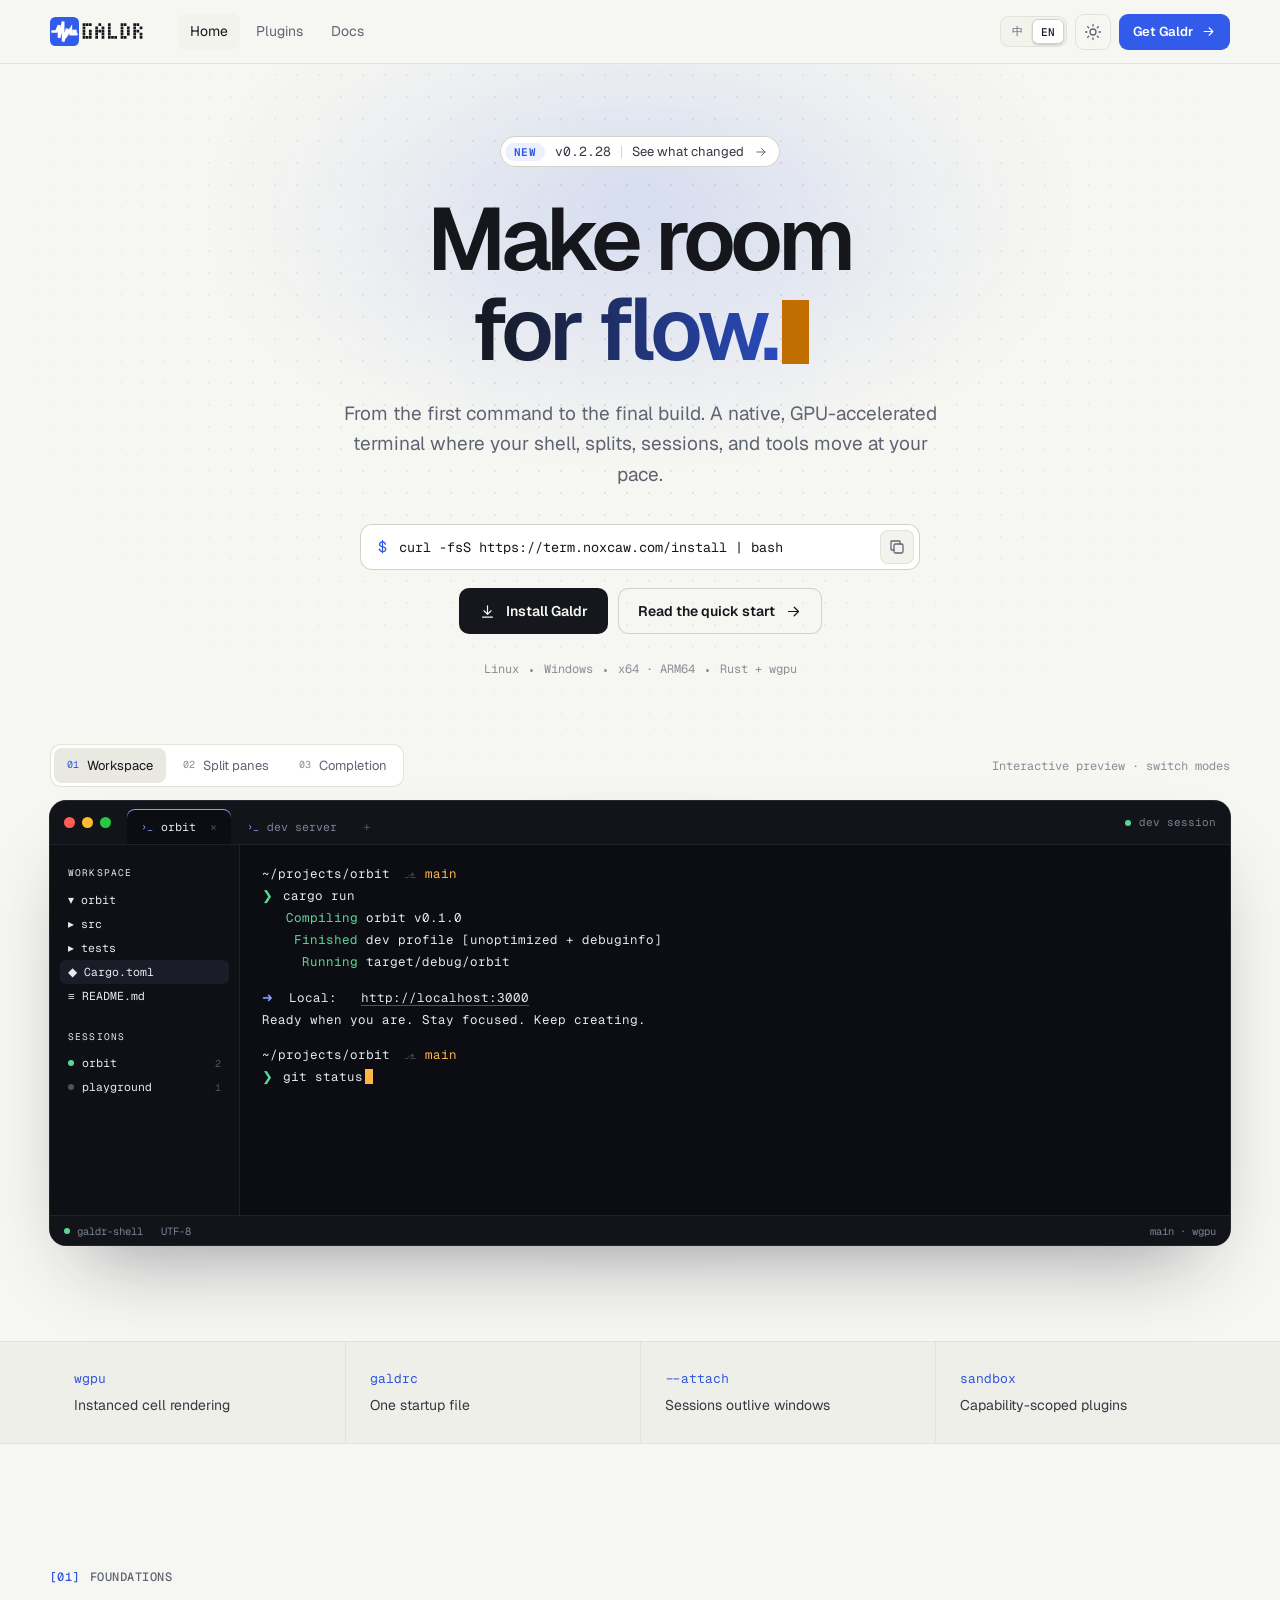
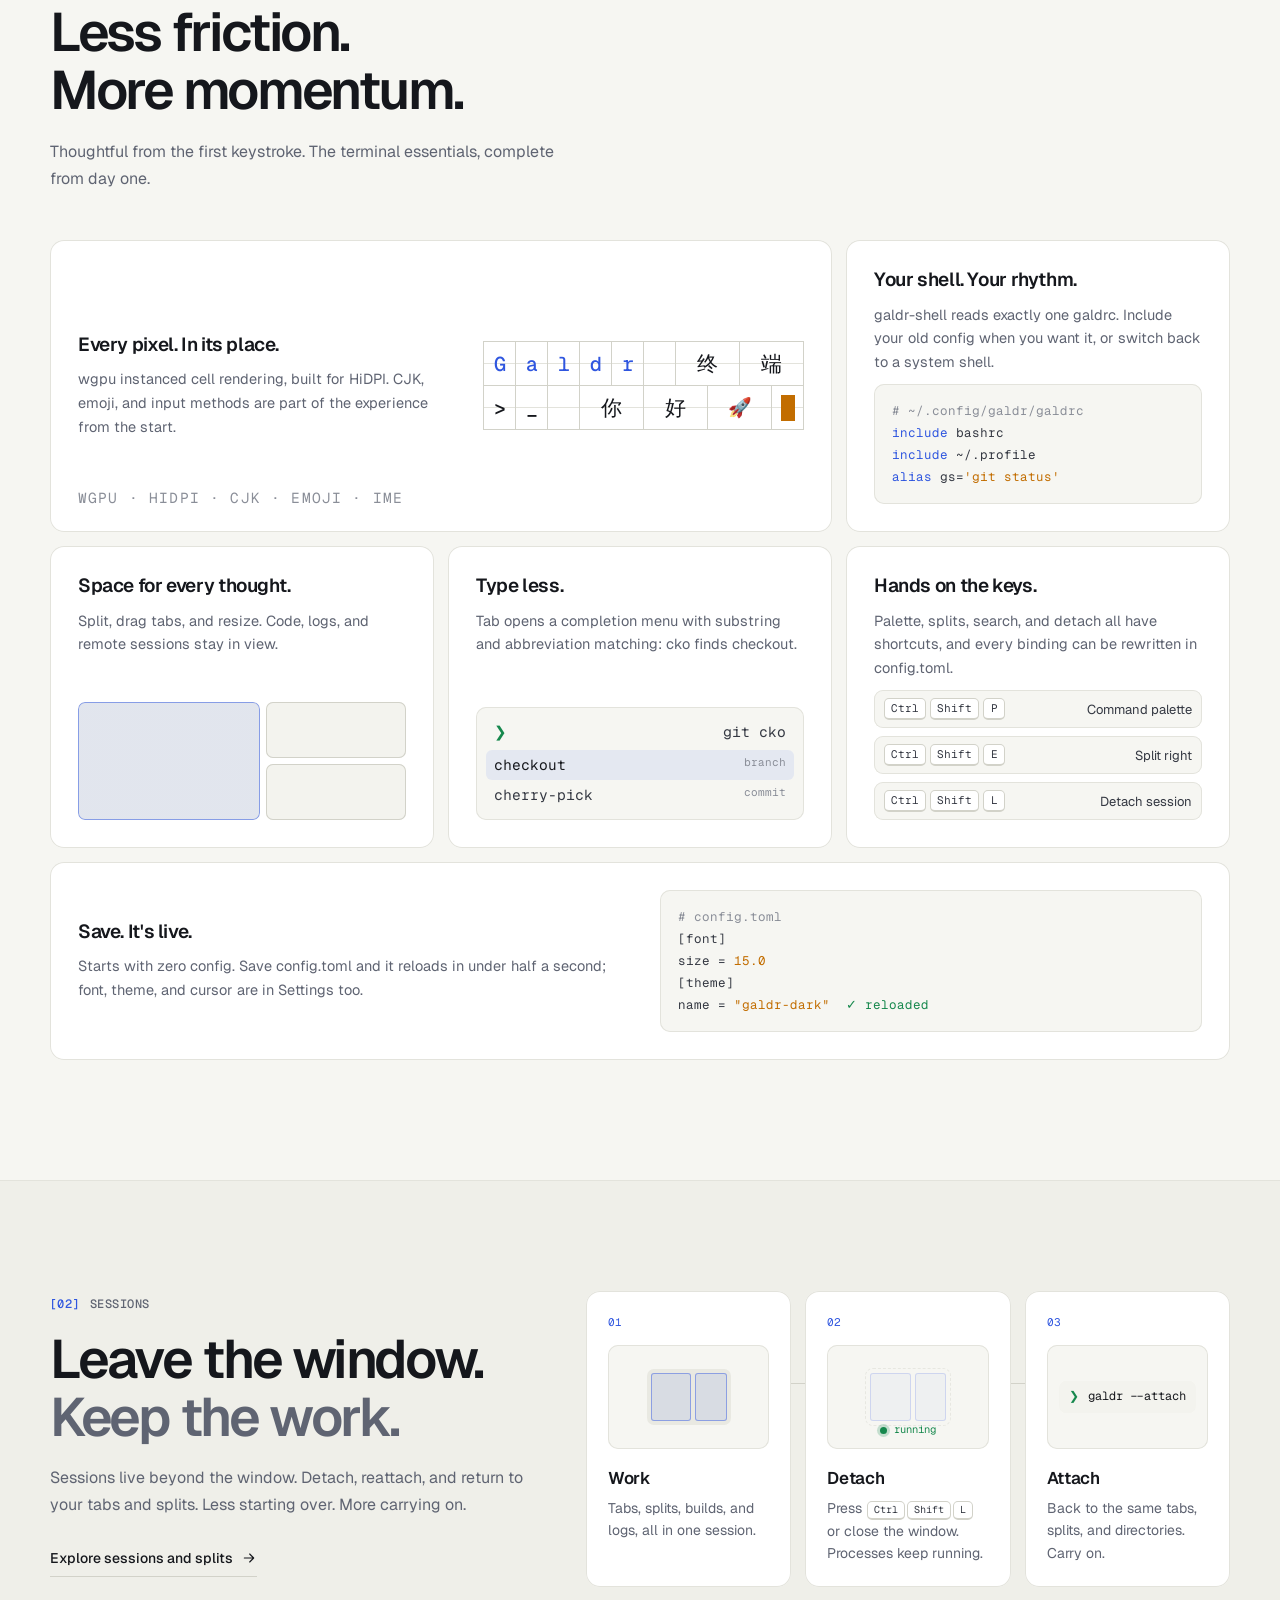
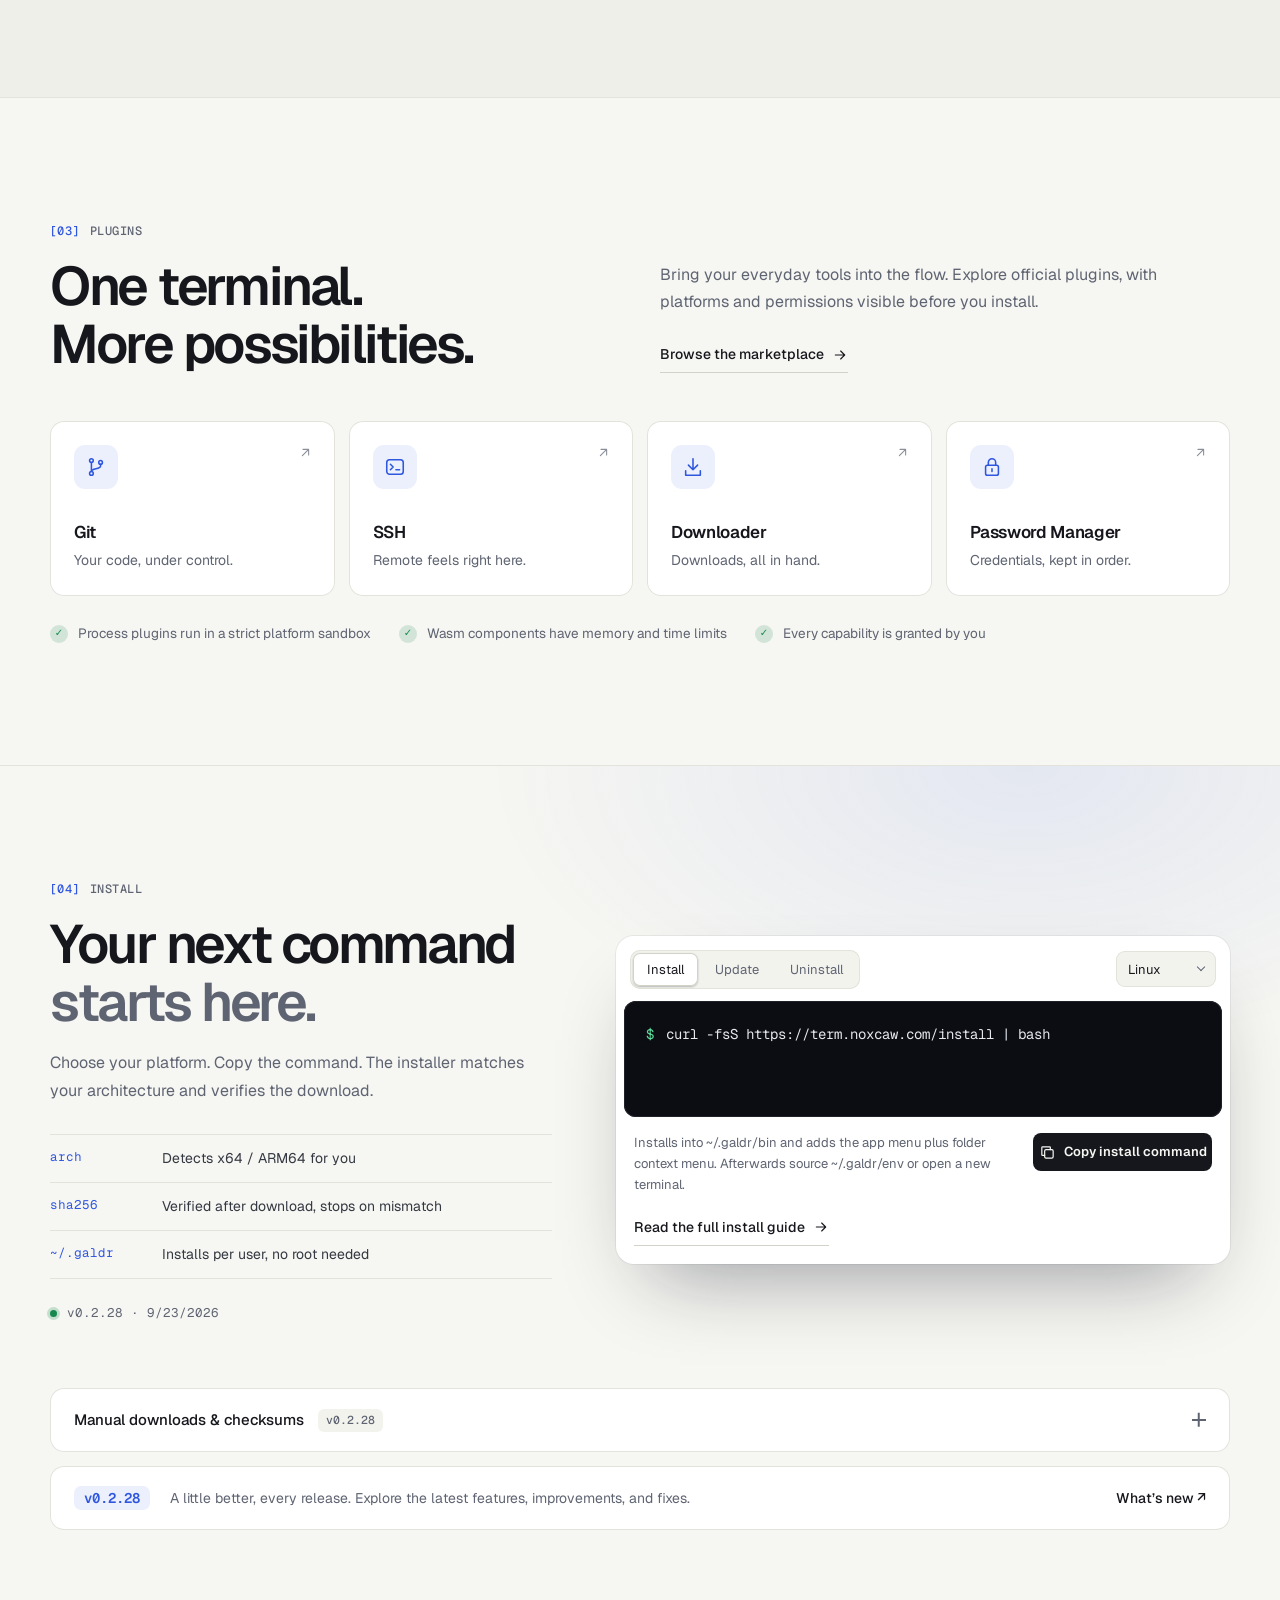
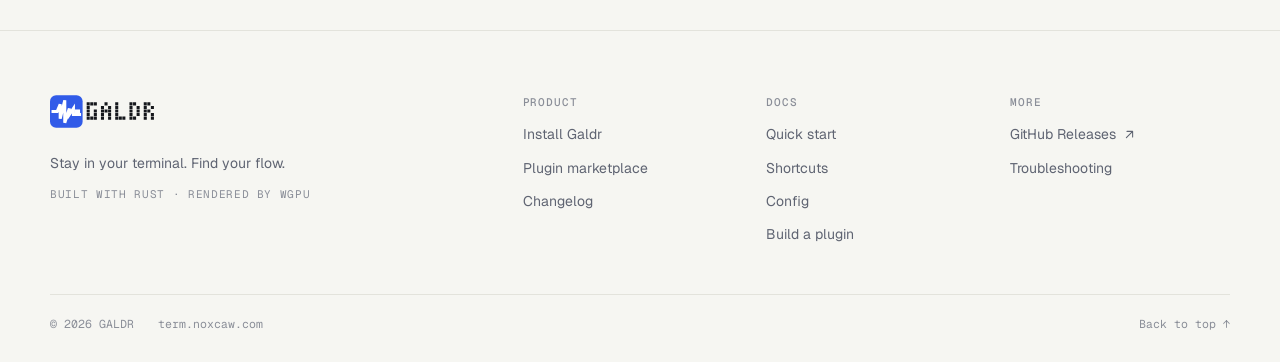
<file: index.html>
<!DOCTYPE html>
<html lang="zh-CN">
<head>
  <meta charset="utf-8">
  <meta name="viewport" content="width=device-width, initial-scale=1, viewport-fit=cover">
  <title data-i18n-title="home">Galdr — GPU 加速终端</title>
  <meta name="description" data-i18n-desc="home" content="GPU 加速的原生终端。让 Shell、分屏、会话与插件，融入你的工作节奏。">
  <meta name="theme-color" content="#0a0b0f" media="(prefers-color-scheme: dark)">
  <meta name="theme-color" content="#f6f6f2" media="(prefers-color-scheme: light)">
  <link rel="canonical" href="https://term.noxcaw.com/">
  <meta property="og:type" content="website">
  <meta property="og:title" content="Galdr — Make room for flow.">
  <meta property="og:description" content="A native, GPU-accelerated terminal. Your shell, sessions, and tools, together.">
  <meta property="og:url" content="https://term.noxcaw.com/">
  <link rel="icon" href="./assets/favicon.svg?v=v0.2.28-1790180709" type="image/svg+xml">
  <script>try{var t=localStorage.getItem('galdr-theme');if(t==='light'||t==='dark')document.documentElement.dataset.theme=t}catch(e){}</script>
  <link rel="preconnect" href="https://fonts.googleapis.com">
  <link rel="preconnect" href="https://fonts.gstatic.com" crossorigin>
  <link href="https://fonts.googleapis.com/css2?family=Geist:wght@400;500;600;700&amp;family=Geist+Mono:wght@400;500&amp;display=swap" rel="stylesheet">
  <link rel="stylesheet" href="./assets/style.css?v=v0.2.28-1790180709">
</head>
<body class="page-home">
  <a class="skip-link" href="#main" data-i18n="a11y.skip">跳到正文</a>
  <header class="site-header">
    <div class="wrap top">
      <a class="brand" href="./" data-keep-lang aria-label="Galdr"><svg class="brand-logo" viewBox="0 0 212 64" aria-hidden="true"><rect width="64" height="64" rx="12" fill="#315be8"/><path d="M6 32h8l6-14v28l9-36v44l9-28v12l8-12v12h12" fill="none" stroke="#fff" stroke-width="6" stroke-linecap="square"/><rect x="49" y="28" width="10" height="10" fill="#fff"/><path fill="currentColor" d="M72 14h6v6h-6zM79 14h6v6h-6zM86 14h6v6h-6zM72 21h6v6h-6zM72 28h6v6h-6zM86 28h6v6h-6zM72 35h6v6h-6zM86 35h6v6h-6zM72 42h6v6h-6zM79 42h6v6h-6zM86 42h6v6h-6zM107 14h6v6h-6zM100 21h6v6h-6zM114 21h6v6h-6zM100 28h6v6h-6zM107 28h6v6h-6zM114 28h6v6h-6zM100 35h6v6h-6zM114 35h6v6h-6zM100 42h6v6h-6zM114 42h6v6h-6zM128 14h6v6h-6zM128 21h6v6h-6zM128 28h6v6h-6zM128 35h6v6h-6zM128 42h6v6h-6zM135 42h6v6h-6zM142 42h6v6h-6zM156 14h6v6h-6zM163 14h6v6h-6zM156 21h6v6h-6zM170 21h6v6h-6zM156 28h6v6h-6zM170 28h6v6h-6zM156 35h6v6h-6zM170 35h6v6h-6zM156 42h6v6h-6zM163 42h6v6h-6zM184 14h6v6h-6zM191 14h6v6h-6zM184 21h6v6h-6zM198 21h6v6h-6zM184 28h6v6h-6zM191 28h6v6h-6zM184 35h6v6h-6zM198 35h6v6h-6zM184 42h6v6h-6zM198 42h6v6h-6z"/></svg></a>
      <nav class="nav" aria-label="Primary">
        <a href="./" aria-current="page" data-keep-lang data-i18n="nav.home">首页</a>
        <a href="./plugins.html" data-keep-lang data-i18n="nav.market">插件</a>
        <a href="./docs.html#/install" data-keep-lang data-i18n="nav.docs">文档</a>
      </nav>
      <div class="top-tools">
        <span class="lang" role="group" aria-label="Language"><button type="button" data-lang="zh">中</button><button type="button" data-lang="en">EN</button></span>
        <button class="theme-toggle" type="button" data-theme-toggle><span class="sr-only" data-i18n="site.theme">切换明暗主题</span><span class="theme-dark"><svg class="i" viewBox="0 0 24 24" aria-hidden="true"><path d="M20 14.5A8 8 0 0 1 9.5 4a8 8 0 1 0 10.5 10.5Z"/></svg></span><span class="theme-light"><svg class="i" viewBox="0 0 24 24" aria-hidden="true"><circle cx="12" cy="12" r="4"/><path d="M12 2v2m0 16v2M4.9 4.9l1.4 1.4m11.4 11.4 1.4 1.4M2 12h2m16 0h2M4.9 19.1l1.4-1.4M17.7 6.3l1.4-1.4"/></svg></span></button>
        <a class="nav-cta" href="#howto"><span data-i18n="nav.get">获取 Galdr</span><svg class="i" viewBox="0 0 24 24" aria-hidden="true"><path d="M5 12h14m-6-6 6 6-6 6"/></svg></a>
      </div>
    </div>
  </header>
  <main id="main">
    <section class="hero" aria-labelledby="hero-title">
      <div class="hero-bg" aria-hidden="true"></div>
      <div class="wrap hero-inner">
        <a class="release-pill" href="./docs.html#/whats-new" data-keep-lang><span class="pill-tag" data-i18n="home.pillNew">最新</span><span class="mono" id="stage-version">latest</span><span class="pill-sep" aria-hidden="true"></span><span data-i18n="home.pillText">查看更新内容</span><svg class="i" viewBox="0 0 24 24" aria-hidden="true"><path d="M5 12h14m-6-6 6 6-6 6"/></svg></a>
        <h1 id="hero-title" data-i18n-html="home.title">心无旁骛。<br><em>一行，进入状态。</em></h1>
        <p class="hero-lede" data-i18n="home.lede">从第一行命令，到最后一个构建。让 Shell、分屏、会话与插件，融入你的工作节奏。</p>
        <div class="hero-cmd">
          <span class="hero-cmd-prompt mono" aria-hidden="true">$</span>
          <code id="hero-cmd">curl -fsS https://term.noxcaw.com/install | bash</code>
          <button class="icon-btn" id="copy-hero" type="button" data-i18n-label="install.copyInstall" aria-label="复制安装指令"><svg class="i" viewBox="0 0 24 24" aria-hidden="true"><rect x="8" y="8" width="12" height="12" rx="2"/><path d="M16 8V5a1 1 0 0 0-1-1H5a1 1 0 0 0-1 1v10a1 1 0 0 0 1 1h3"/></svg><span class="copy-done" aria-hidden="true">✓</span></button>
        </div>
        <div class="hero-actions">
          <a class="btn" href="#howto"><svg class="i" viewBox="0 0 24 24" aria-hidden="true"><path d="M12 4v12m-5-5 5 5 5-5M5 20h14"/></svg><span data-i18n="hero.install">安装 Galdr</span></a>
          <a class="btn btn-ghost" href="./docs.html#/quick-start" data-keep-lang><span data-i18n="home.quickStart">阅读快速开始</span><svg class="i" viewBox="0 0 24 24" aria-hidden="true"><path d="M5 12h14m-6-6 6 6-6 6"/></svg></a>
        </div>
        <ul class="hero-meta mono" aria-label="Platforms">
          <li>Linux</li><li>Windows</li><li>x64 · ARM64</li><li>Rust + wgpu</li>
        </ul>
      </div>

      <div class="wrap stage">
        <div class="stage-bar">
          <div class="demo-tabs" role="tablist" aria-label="Terminal demo">
            <button type="button" role="tab" id="demo-tab-workspace" aria-selected="true" aria-controls="terminal-demo" data-demo="workspace"><span class="mono">01</span><span data-i18n="home.demoWorkspace">工作空间</span></button>
            <button type="button" role="tab" id="demo-tab-split" aria-selected="false" aria-controls="terminal-demo" tabindex="-1" data-demo="split"><span class="mono">02</span><span data-i18n="home.demoSplit">自由分屏</span></button>
            <button type="button" role="tab" id="demo-tab-completion" aria-selected="false" aria-controls="terminal-demo" tabindex="-1" data-demo="completion"><span class="mono">03</span><span data-i18n="home.demoCompletion">智能补全</span></button>
          </div>
          <p class="stage-caption" data-i18n="home.demoCaption">交互演示 · 切换工作模式</p>
        </div>
        <div class="term" id="terminal-demo" role="tabpanel" aria-labelledby="demo-tab-workspace" tabindex="0" data-mode="workspace">
          <div class="term-titlebar">
            <span class="term-dots" aria-hidden="true"><i></i><i></i><i></i></span>
            <div class="term-tabs">
              <span class="term-tab on"><span class="tab-glyph">›_</span>orbit<span class="tab-x">×</span></span>
              <span class="term-tab"><span class="tab-glyph">›_</span>dev server</span>
              <span class="term-tab-add">+</span>
            </div>
            <span class="term-session"><i class="dot"></i><span data-i18n="home.sessionLabel">开发会话</span></span>
          </div>
          <div class="term-body">
            <aside class="term-side">
              <p class="side-cap" data-i18n="home.workspaceLabel">工作空间</p>
              <p class="side-row side-open">▾ orbit</p>
              <p class="side-row">▸ src</p>
              <p class="side-row">▸ tests</p>
              <p class="side-row side-on">◆ Cargo.toml</p>
              <p class="side-row">≡ README.md</p>
              <p class="side-cap" data-i18n="home.sessionsLabel">会话</p>
              <p class="side-row side-sess"><i class="dot"></i>orbit<span>2</span></p>
              <p class="side-row side-sess off"><i class="dot"></i>playground<span>1</span></p>
            </aside>
            <div class="term-panes">
              <div class="pane pane-main">
                <p class="t-path">~/projects/orbit <span class="t-branch">main</span></p>
                <p><span class="t-prompt">❯</span> cargo run</p>
                <p class="t-out"><span class="t-ok">   Compiling</span> orbit v0.1.0</p>
                <p class="t-out"><span class="t-ok">    Finished</span> dev profile [unoptimized + debuginfo]</p>
                <p class="t-out"><span class="t-ok">     Running</span> target/debug/orbit</p>
                <p class="t-out t-gap"><span class="t-accent">➜</span>  Local:   <span class="t-link">http://localhost:3000</span></p>
                <p class="t-out t-dim" data-i18n="home.demoHelp">准备就绪。保持专注，继续创造。</p>
                <p class="t-path t-gap">~/projects/orbit <span class="t-branch">main</span></p>
                <p class="t-input"><span class="t-prompt">❯</span> <span id="demo-input">git status</span><span class="t-cursor" aria-hidden="true"></span></p>
                <div class="t-menu" id="demo-completions" hidden>
                  <p class="t-menu-head"><span data-i18n="home.completionLabel">命令补全</span><span>Tab ↵</span></p>
                  <p class="t-menu-row on"><span>git st<b>atus</b></span><span>working tree</span></p>
                  <p class="t-menu-row"><span>git st<b>ash</b></span><span>save changes</span></p>
                  <p class="t-menu-row"><span>git s<b>witch</b></span><span>switch branch</span></p>
                </div>
              </div>
              <div class="pane pane-side" id="demo-secondary" hidden>
                <p class="t-path">~/projects/orbit</p>
                <p><span class="t-prompt">❯</span> cargo test</p>
                <p class="t-out">running 3 tests</p>
                <p class="t-out">test router ... <span class="t-ok">ok</span></p>
                <p class="t-out">test config ... <span class="t-ok">ok</span></p>
                <p class="t-out">test response ... <span class="t-ok">ok</span></p>
                <p class="t-out t-gap">test result: <span class="t-ok">ok</span>. 3 passed</p>
                <p class="t-input"><span class="t-prompt">❯</span> <span class="t-cursor idle" aria-hidden="true"></span></p>
              </div>
            </div>
          </div>
          <div class="term-status"><span><i class="dot"></i>galdr-shell</span><span>UTF-8</span><span class="term-status-end">main · wgpu</span></div>
        </div>
      </div>
    </section>

    <section class="specs" aria-label="Galdr">
      <div class="wrap spec-row">
        <div class="spec"><span class="spec-key mono">wgpu</span><span data-i18n="home.specGpu">实例化单元格渲染</span></div>
        <div class="spec"><span class="spec-key mono">galdrc</span><span data-i18n="home.specRc">唯一的启动文件</span></div>
        <div class="spec"><span class="spec-key mono">--attach</span><span data-i18n="home.specSession">会话独立于窗口</span></div>
        <div class="spec"><span class="spec-key mono">sandbox</span><span data-i18n="home.specPlugin">按能力授权的插件</span></div>
      </div>
    </section>

    <section class="wrap section" aria-labelledby="features-title">
      <div class="section-head">
        <p class="kicker"><span class="mono">[01]</span><span data-i18n="home.foundationKicker">基础能力</span></p>
        <h2 id="features-title" data-i18n-html="home.foundationTitle">少一点阻力。<br>多一点心流。</h2>
        <p class="section-lead" data-i18n="home.foundationLead">打磨每一次输入，照顾每一处细节。你需要的终端基础能力，从一开始就完整。</p>
      </div>
      <div class="bento">
        <article class="cell cell-gpu">
          <div class="cell-copy">
            <h3 data-i18n="home.gpuTitle">每个像素，各就其位。</h3>
            <p data-i18n="home.gpuBody">GPU 加速渲染，适配 HiDPI。从中文到 emoji，从输入法到滚动，每个细节都清晰呈现。</p>
          </div>
          <div class="glyph-grid" aria-hidden="true">
            <span>G</span><span>a</span><span>l</span><span>d</span><span>r</span><span></span><span class="wide">终</span><span class="wide">端</span>
            <span>&gt;</span><span>_</span><span></span><span class="wide">你</span><span class="wide">好</span><span class="wide emoji">🚀</span><span class="cur"></span>
          </div>
          <p class="cell-tag mono">WGPU · HIDPI · CJK · EMOJI · IME</p>
        </article>
        <article class="cell cell-shell">
          <h3 data-i18n="home.shellTitle">熟悉的命令，自己的节奏。</h3>
          <p data-i18n="home.shellBody">内置 galdr-shell，配合命令补全与统一的 galdrc 配置。也可以选择你熟悉的系统 Shell。</p>
          <pre class="snippet" aria-hidden="true"><span class="c"># ~/.config/galdr/galdrc</span>
<span class="k">include</span> bashrc
<span class="k">include</span> ~/.profile
<span class="k">alias</span> gs=<span class="s">'git status'</span></pre>
        </article>
        <article class="cell cell-panes">
          <h3 data-i18n="home.panesTitle">给每项工作，一席之地。</h3>
          <p data-i18n="home.panesBody">自由拆分窗口、拖动标签、调整分栏。代码、日志和远程会话，在同一个视野里井然有序。</p>
          <div class="pane-diagram" aria-hidden="true"><i class="pd-a"></i><i class="pd-b"></i><i class="pd-c"></i></div>
        </article>
        <article class="cell cell-complete">
          <h3 data-i18n="home.completeTitle">少打几个字。</h3>
          <p data-i18n="home.completeBody">Tab 呼出补全菜单，支持子串与缩写匹配：cko 也能找到 checkout。</p>
          <div class="mini-menu mono" aria-hidden="true"><p><span class="t-prompt">❯</span> git cko</p><p class="on">checkout<span>branch</span></p><p>cherry-pick<span>commit</span></p></div>
        </article>
        <article class="cell cell-keys">
          <h3 data-i18n="home.keysTitle">双手不离键盘。</h3>
          <p data-i18n="home.keysBody">命令面板、分屏、搜索与分离都有快捷键，每个绑定都能在 config.toml 中改写。</p>
          <ul class="key-list" aria-hidden="true">
            <li><span><kbd>Ctrl</kbd><kbd>Shift</kbd><kbd>P</kbd></span><span data-i18n="home.keyPalette">命令面板</span></li>
            <li><span><kbd>Ctrl</kbd><kbd>Shift</kbd><kbd>E</kbd></span><span data-i18n="home.keySplit">向右分屏</span></li>
            <li><span><kbd>Ctrl</kbd><kbd>Shift</kbd><kbd>L</kbd></span><span data-i18n="home.keyDetach">分离会话</span></li>
          </ul>
        </article>
        <article class="cell cell-config">
          <h3 data-i18n="home.configTitle">保存即生效。</h3>
          <p data-i18n="home.configBody">零配置即可启动。保存 config.toml，不到半秒自动重载。</p>
          <pre class="snippet" aria-hidden="true"><span class="c"># config.toml</span>
[font]
size = <span class="s">15.0</span>
[theme]
name = <span class="s">"galdr-dark"</span>  <span class="ok">✓ reloaded</span></pre>
        </article>
      </div>
    </section>

    <section class="band" aria-labelledby="session-title">
      <div class="wrap session">
        <div class="section-head">
          <p class="kicker"><span class="mono">[02]</span><span data-i18n="home.sessionKicker">会话</span></p>
          <h2 id="session-title" data-i18n-html="home.sessionTitle">离开窗口。<br><em>留住工作。</em></h2>
          <p class="section-lead" data-i18n="home.sessionBody">会话独立于窗口运行。分离，再附着，回到原来的标签与分屏。让工作延续，少一次从头开始。</p>
          <a class="text-link" href="./docs.html#/mux" data-keep-lang><span data-i18n="home.sessionLink">了解会话与分屏</span><svg class="i" viewBox="0 0 24 24" aria-hidden="true"><path d="M5 12h14m-6-6 6 6-6 6"/></svg></a>
        </div>
        <ol class="timeline">
          <li class="step">
            <span class="step-n mono">01</span>
            <div class="step-vis"><div class="win"><i></i><i></i></div></div>
            <h3 data-i18n="home.step1T">工作</h3>
            <p data-i18n="home.step1">标签、分屏、构建与日志，都在同一个会话里。</p>
          </li>
          <li class="step">
            <span class="step-n mono">02</span>
            <div class="step-vis"><div class="win ghost"><i></i><i></i></div><span class="persist mono"><i class="dot"></i><span data-i18n="home.sessionPersistent">持续运行</span></span></div>
            <h3 data-i18n="home.step2T">分离</h3>
            <p data-i18n-html="home.step2">按 <kbd>Ctrl</kbd><kbd>Shift</kbd><kbd>L</kbd> 或关闭窗口，进程继续运行。</p>
          </li>
          <li class="step">
            <span class="step-n mono">03</span>
            <div class="step-vis"><code class="attach mono"><span class="t-prompt">❯</span> galdr --attach</code></div>
            <h3 data-i18n="home.step3T">附着</h3>
            <p data-i18n="home.step3">回到原来的标签、分屏与目录，接着往下做。</p>
          </li>
        </ol>
      </div>
    </section>

    <section class="wrap section plugins-home" aria-labelledby="plugins-title">
      <div class="section-head split-head">
        <div>
          <p class="kicker"><span class="mono">[03]</span><span data-i18n="home.pluginsKicker">插件</span></p>
          <h2 id="plugins-title" data-i18n-html="home.pluginsTitle">一个终端。<br>更多可能。</h2>
        </div>
        <div>
          <p class="section-lead" data-i18n="home.pluginsBody">把常用工具带进工作流。浏览官方插件，安装前查看平台支持和请求权限。</p>
          <a class="text-link" href="./plugins.html" data-keep-lang><span data-i18n="home.pluginsLink">浏览插件市场</span><svg class="i" viewBox="0 0 24 24" aria-hidden="true"><path d="M5 12h14m-6-6 6 6-6 6"/></svg></a>
        </div>
      </div>
      <div class="plugin-row">
        <a class="plugin-tile" href="./plugins.html?q=git#catalog" data-keep-lang><span class="tile-icon"><svg class="i" viewBox="0 0 24 24" aria-hidden="true"><circle cx="7" cy="5" r="2"/><circle cx="17" cy="7" r="2"/><circle cx="7" cy="19" r="2"/><path d="M7 7v10m10-8v2c0 4-10 2-10 6"/></svg></span><h3>Git</h3><p data-i18n="home.git">版本管理，触手可及。</p><span class="tile-go"><svg class="i i-sm" viewBox="0 0 24 24" aria-hidden="true"><path d="M7 17 17 7M8 7h9v9"/></svg></span></a>
        <a class="plugin-tile" href="./plugins.html?q=ssh#catalog" data-keep-lang><span class="tile-icon"><svg class="i" viewBox="0 0 24 24" aria-hidden="true"><rect x="3" y="4" width="18" height="16" rx="3"/><path d="m7 9 3 3-3 3m6 0h4"/></svg></span><h3>SSH</h3><p data-i18n="home.ssh">远程主机，即刻连接。</p><span class="tile-go"><svg class="i i-sm" viewBox="0 0 24 24" aria-hidden="true"><path d="M7 17 17 7M8 7h9v9"/></svg></span></a>
        <a class="plugin-tile" href="./plugins.html?q=downloader#catalog" data-keep-lang><span class="tile-icon"><svg class="i" viewBox="0 0 24 24" aria-hidden="true"><path d="M12 3v12m-5-5 5 5 5-5M4 16v5h16v-5"/></svg></span><h3>Downloader</h3><p data-i18n="home.downloader">下载任务，尽在掌握。</p><span class="tile-go"><svg class="i i-sm" viewBox="0 0 24 24" aria-hidden="true"><path d="M7 17 17 7M8 7h9v9"/></svg></span></a>
        <a class="plugin-tile" href="./plugins.html?q=password#catalog" data-keep-lang><span class="tile-icon"><svg class="i" viewBox="0 0 24 24" aria-hidden="true"><rect x="5" y="10" width="14" height="11" rx="2"/><path d="M8 10V7a4 4 0 0 1 8 0v3m-4 4v3"/></svg></span><h3>Password Manager</h3><p data-i18n="home.vault">凭证管理，安心有序。</p><span class="tile-go"><svg class="i i-sm" viewBox="0 0 24 24" aria-hidden="true"><path d="M7 17 17 7M8 7h9v9"/></svg></span></a>
      </div>
      <ul class="trust-row">
        <li><span class="check" aria-hidden="true">✓</span><span data-i18n="home.trustProcess">进程插件运行在严格的平台沙箱中</span></li>
        <li><span class="check" aria-hidden="true">✓</span><span data-i18n="home.trustWasm">Wasm 组件有内存上限与执行期限</span></li>
        <li><span class="check" aria-hidden="true">✓</span><span data-i18n="home.trustGrant">每一项能力都由你授予</span></li>
      </ul>
    </section>

    <section class="install" id="howto" aria-labelledby="install-title">
      <div class="wrap install-grid">
        <div class="install-copy">
          <p class="kicker"><span class="mono">[04]</span><span data-i18n="home.installKicker">安装</span></p>
          <h2 id="install-title" data-i18n-html="home.installTitle">下一行命令，<br><em>从这里开始。</em></h2>
          <p class="section-lead" data-i18n="home.installBody">选择你的平台，复制命令。安装器会自动匹配架构并校验下载文件。</p>
          <ul class="install-facts">
            <li><span class="mono">arch</span><span data-i18n="home.factArch">自动识别 x64 / ARM64</span></li>
            <li><span class="mono">sha256</span><span data-i18n="home.factSum">下载后校验，失败即停止</span></li>
            <li><span class="mono">~/.galdr</span><span data-i18n="home.factPath">装在用户目录，无需 root</span></li>
          </ul>
          <p class="release-line mono"><i class="dot"></i><span id="dl-meta" aria-live="polite" data-i18n="hero.waiting">正在读取最新版本</span></p>
        </div>
        <div class="console">
          <div class="console-top">
            <div class="seg" role="tablist" aria-label="Install actions">
              <button type="button" class="seg-btn on" id="howto-tab-install" role="tab" aria-selected="true" aria-controls="howto-panel" data-howto="install" data-i18n="howto.install">安装</button>
              <button type="button" class="seg-btn" id="howto-tab-update" role="tab" aria-selected="false" aria-controls="howto-panel" tabindex="-1" data-howto="update" data-i18n="howto.update">更新</button>
              <button type="button" class="seg-btn" id="howto-tab-uninstall" role="tab" aria-selected="false" aria-controls="howto-panel" tabindex="-1" data-howto="uninstall" data-i18n="howto.uninstall">卸载</button>
            </div>
            <label class="platform-picker"><span class="sr-only" data-i18n="table.platform">平台</span><select id="install-platform"><option value="linux-x64">Linux</option><option value="win-x64">Windows</option><option value="unsupported">macOS</option></select></label>
          </div>
          <div class="console-body" id="howto-panel" role="tabpanel" aria-labelledby="howto-tab-install">
            <span class="console-prompt mono" aria-hidden="true">$</span>
            <pre id="howto-cmd">curl -fsS https://term.noxcaw.com/install | bash</pre>
          </div>
          <div class="console-foot">
            <p id="howto-hint" class="console-hint"></p>
            <button class="btn btn-sm" id="copy-howto" type="button" aria-live="polite"><svg class="i" viewBox="0 0 24 24" aria-hidden="true"><rect x="8" y="8" width="12" height="12" rx="2"/><path d="M16 8V5a1 1 0 0 0-1-1H5a1 1 0 0 0-1 1v10a1 1 0 0 0 1 1h3"/></svg><span>复制安装指令</span></button>
          </div>
          <a class="text-link console-link" href="./docs.html#/install" data-keep-lang><span data-i18n="howto.docs">查看完整安装说明</span><svg class="i" viewBox="0 0 24 24" aria-hidden="true"><path d="M5 12h14m-6-6 6 6-6 6"/></svg></a>
        </div>
      </div>
      <div class="wrap">
        <details class="downloads" id="download">
          <summary><span data-i18n="home.manualDownloads">手动下载与校验和</span><span class="mono release-tag" id="release-tag">latest</span><span class="plus" aria-hidden="true"></span></summary>
          <div class="table-wrap">
            <p class="meta" id="dl-stats"></p>
            <table>
              <caption class="sr-only" data-i18n="table.caption">各平台最新版本下载</caption>
              <thead><tr><th data-i18n="table.platform">平台</th><th data-i18n="table.build">构建</th><th data-i18n="table.size">大小</th><th class="num" data-i18n="table.this">本版</th><th class="num" data-i18n="table.total">累计</th></tr></thead>
              <tbody id="asset-rows"><tr><td colspan="5" data-i18n="table.loading">加载中…</td></tr></tbody>
            </table>
          </div>
        </details>
        <section class="whats-new" id="whats-new" aria-live="polite" hidden></section>
      </div>
    </section>
  </main>
  <footer class="site-footer">
    <div class="wrap footer-main">
      <div class="footer-brand">
        <a class="brand" href="./" data-keep-lang aria-label="Galdr"><svg class="brand-logo" viewBox="0 0 212 64" aria-hidden="true"><rect width="64" height="64" rx="12" fill="#315be8"/><path d="M6 32h8l6-14v28l9-36v44l9-28v12l8-12v12h12" fill="none" stroke="#fff" stroke-width="6" stroke-linecap="square"/><rect x="49" y="28" width="10" height="10" fill="#fff"/><path fill="currentColor" d="M72 14h6v6h-6zM79 14h6v6h-6zM86 14h6v6h-6zM72 21h6v6h-6zM72 28h6v6h-6zM86 28h6v6h-6zM72 35h6v6h-6zM86 35h6v6h-6zM72 42h6v6h-6zM79 42h6v6h-6zM86 42h6v6h-6zM107 14h6v6h-6zM100 21h6v6h-6zM114 21h6v6h-6zM100 28h6v6h-6zM107 28h6v6h-6zM114 28h6v6h-6zM100 35h6v6h-6zM114 35h6v6h-6zM100 42h6v6h-6zM114 42h6v6h-6zM128 14h6v6h-6zM128 21h6v6h-6zM128 28h6v6h-6zM128 35h6v6h-6zM128 42h6v6h-6zM135 42h6v6h-6zM142 42h6v6h-6zM156 14h6v6h-6zM163 14h6v6h-6zM156 21h6v6h-6zM170 21h6v6h-6zM156 28h6v6h-6zM170 28h6v6h-6zM156 35h6v6h-6zM170 35h6v6h-6zM156 42h6v6h-6zM163 42h6v6h-6zM184 14h6v6h-6zM191 14h6v6h-6zM184 21h6v6h-6zM198 21h6v6h-6zM184 28h6v6h-6zM191 28h6v6h-6zM184 35h6v6h-6zM198 35h6v6h-6zM184 42h6v6h-6zM198 42h6v6h-6z"/></svg></a>
        <p data-i18n="footer.tagline">留在终端，进入状态。</p>
        <p class="footer-built mono">BUILT WITH RUST · RENDERED BY WGPU</p>
      </div>
      <nav class="footer-cols" aria-label="Footer">
        <div><p class="footer-title" data-i18n="footer.colProduct">产品</p>
          <a href="./#howto" data-keep-lang data-i18n="footer.install">安装 Galdr</a>
          <a href="./plugins.html" data-keep-lang data-i18n="footer.market">插件市场</a>
          <a href="./docs.html#/whats-new" data-keep-lang data-i18n="footer.changelog">更新记录</a></div>
        <div><p class="footer-title" data-i18n="footer.colDocs">文档</p>
          <a href="./docs.html#/quick-start" data-keep-lang data-i18n="footer.quickStart">快速开始</a>
          <a href="./docs.html#/keys" data-keep-lang data-i18n="footer.keys">快捷键</a>
          <a href="./docs.html#/config" data-keep-lang data-i18n="footer.config">配置</a>
          <a href="./docs.html#/plugin-development" data-keep-lang data-i18n="footer.pluginDev">插件开发</a></div>
        <div><p class="footer-title" data-i18n="footer.colMore">更多</p>
          <a href="https://github.com/noxrick91/galdr-hub/releases" target="_blank" rel="noreferrer"><span>GitHub Releases</span><svg class="i i-sm" viewBox="0 0 24 24" aria-hidden="true"><path d="M7 17 17 7M8 7h9v9"/></svg></a>
          <a href="./docs.html#/troubleshooting" data-keep-lang data-i18n="footer.help">故障排除</a></div>
      </nav>
    </div>
    <div class="wrap footer-base"><span class="mono">© 2026 GALDR</span><span class="mono footer-host">term.noxcaw.com</span><a class="mono" href="#main" data-i18n="footer.backTop">回到顶部 ↑</a></div>
  </footer>
  <script src="./assets/i18n.js?v=v0.2.28-1790180709"></script><script src="./assets/stage.js?v=v0.2.28-1790180709"></script><script src="./assets/whats-new.js?v=v0.2.28-1790180709"></script><script src="./assets/app.js?v=v0.2.28-1790180709"></script>
</body>
</html>
</file>
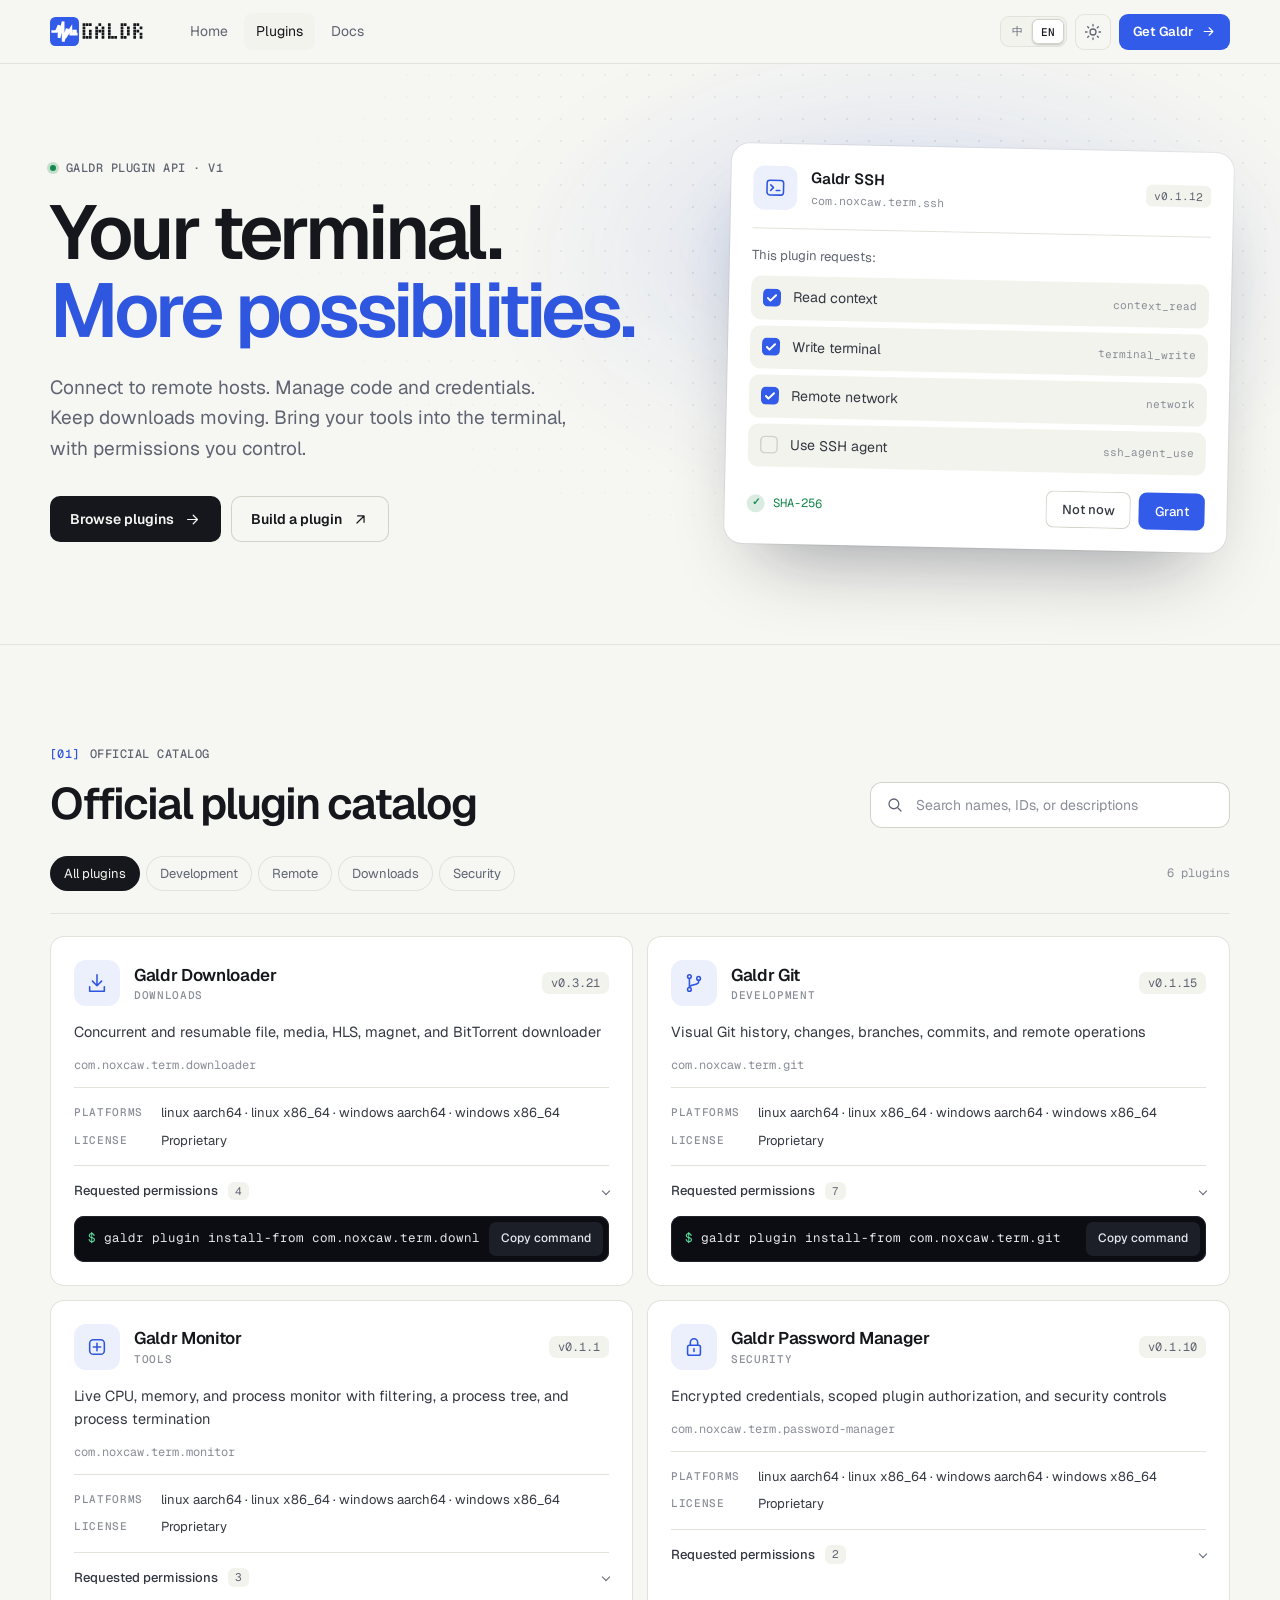
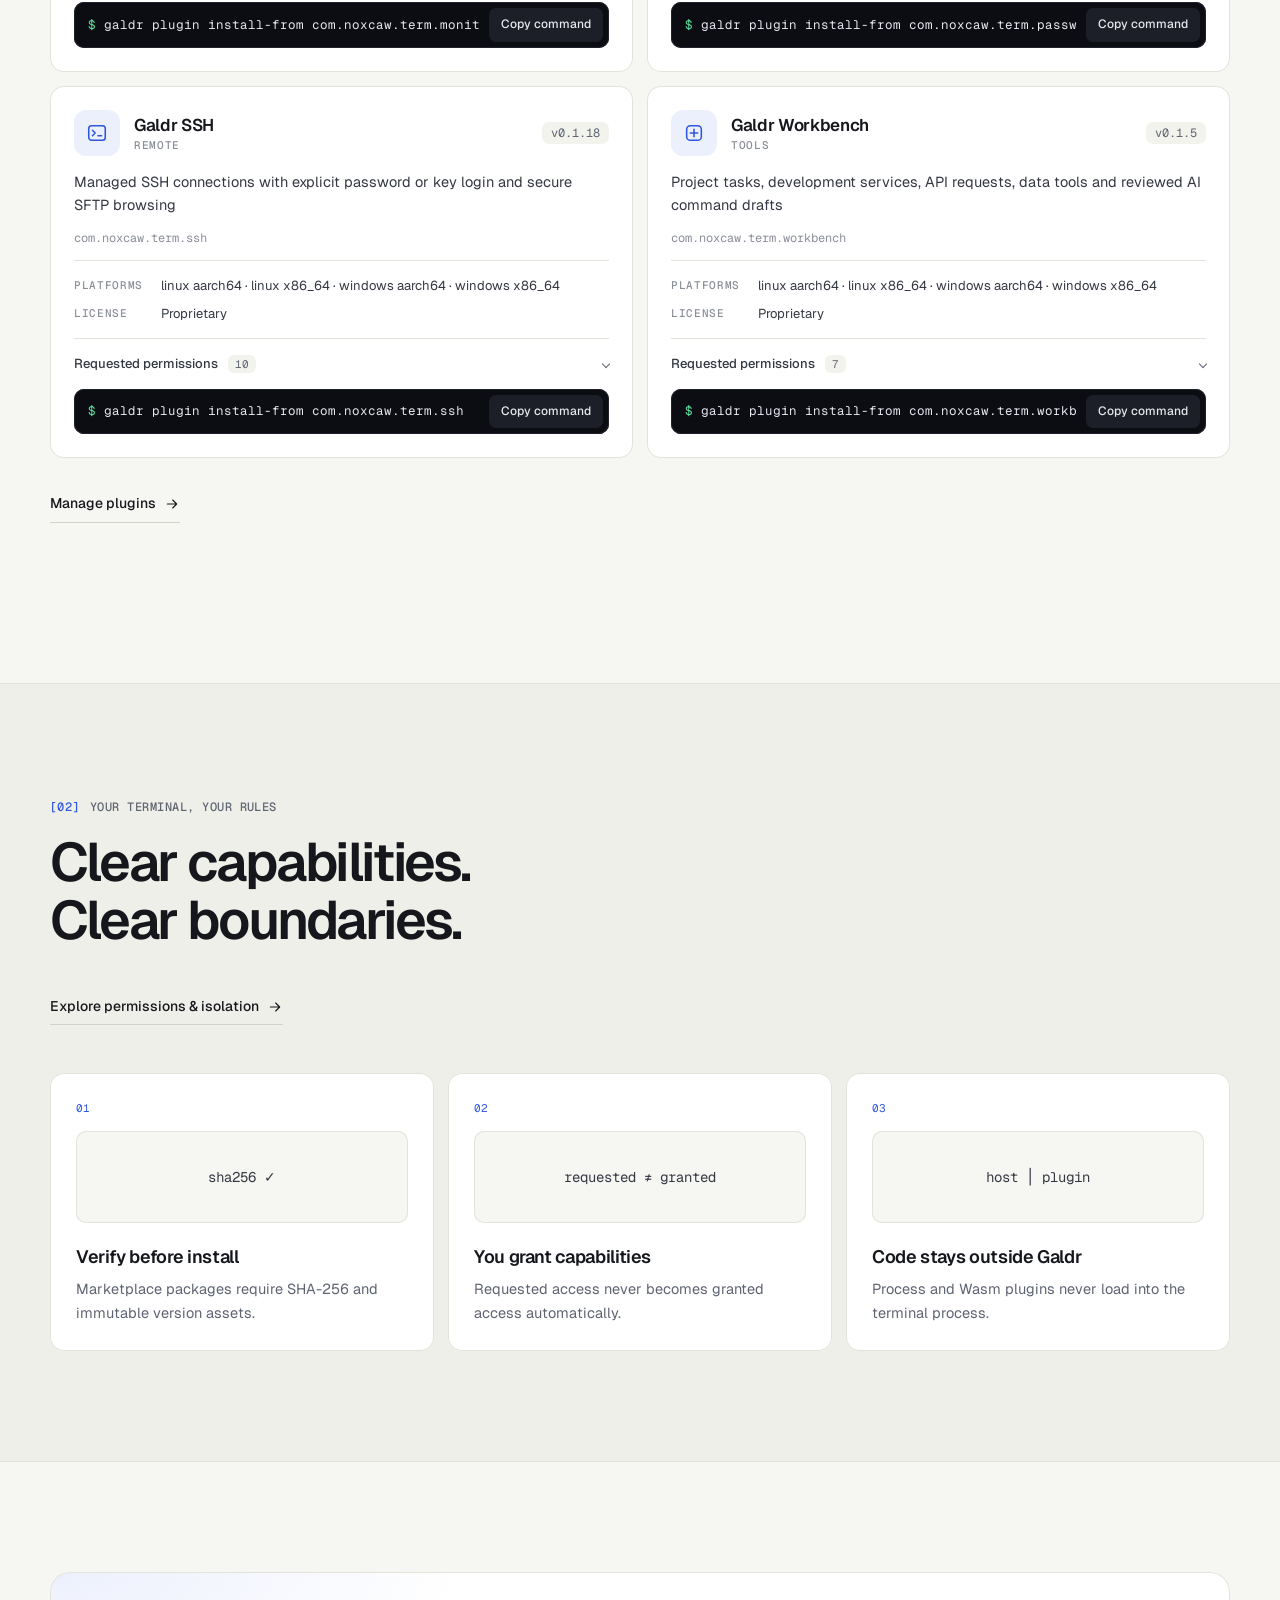
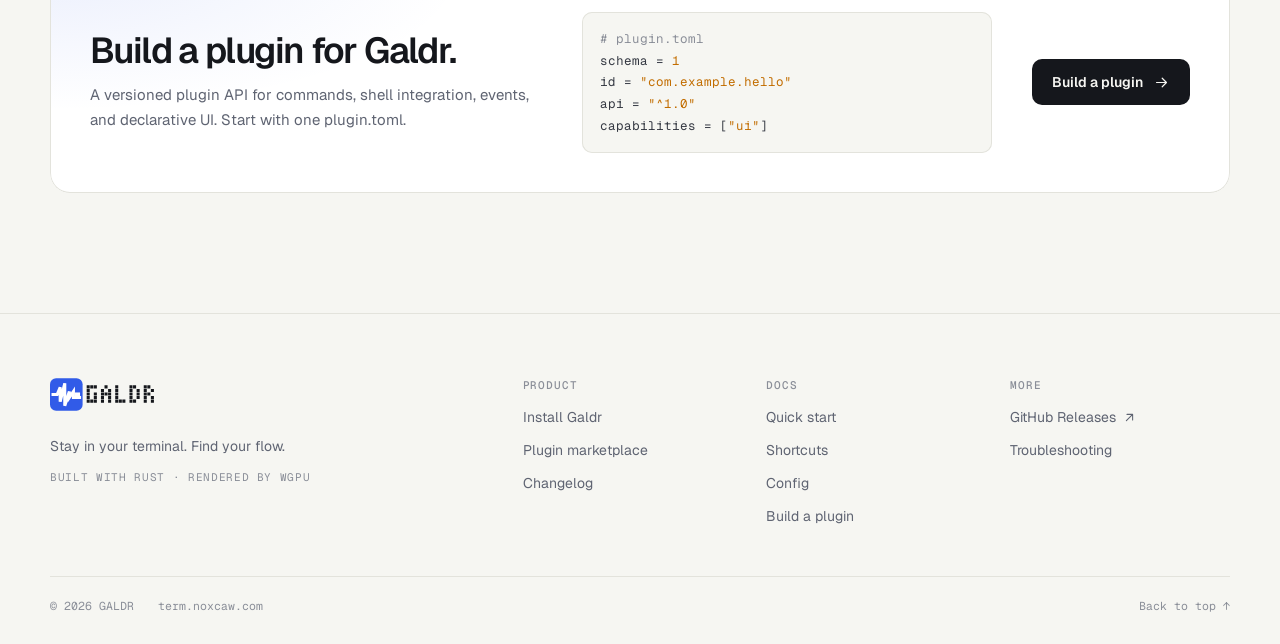
<file: plugins.html>
<!DOCTYPE html>
<html lang="zh-CN">
<head>
  <meta charset="utf-8">
  <meta name="viewport" content="width=device-width, initial-scale=1, viewport-fit=cover">
  <title data-i18n-title="plugins">插件市场 — Galdr</title>
  <meta name="description" data-i18n-desc="plugins" content="浏览 Galdr 官方插件，了解平台支持与所需权限。">
  <meta name="theme-color" content="#0a0b0f" media="(prefers-color-scheme: dark)">
  <meta name="theme-color" content="#f6f6f2" media="(prefers-color-scheme: light)">
  <link rel="canonical" href="https://term.noxcaw.com/plugins.html">
  <meta http-equiv="Cache-Control" content="no-cache">
  <link rel="icon" href="./assets/favicon.svg?v=v0.2.28-1790180709" type="image/svg+xml">
  <script>try{var t=localStorage.getItem('galdr-theme');if(t==='light'||t==='dark')document.documentElement.dataset.theme=t}catch(e){}</script>
  <link rel="preconnect" href="https://fonts.googleapis.com">
  <link rel="preconnect" href="https://fonts.gstatic.com" crossorigin>
  <link href="https://fonts.googleapis.com/css2?family=Geist:wght@400;500;600;700&amp;family=Geist+Mono:wght@400;500&amp;display=swap" rel="stylesheet">
  <link rel="stylesheet" href="./assets/style.css?v=v0.2.28-1790180709">
  <link rel="stylesheet" href="./assets/market.css?v=v0.2.28-1790180709">
</head>
<body class="page-market">
  <a class="skip-link" href="#main" data-i18n="a11y.skip">跳到正文</a>
  <header class="site-header">
    <div class="wrap top">
      <a class="brand" href="./" data-keep-lang aria-label="Galdr"><svg class="brand-logo" viewBox="0 0 212 64" aria-hidden="true"><rect width="64" height="64" rx="12" fill="#315be8"/><path d="M6 32h8l6-14v28l9-36v44l9-28v12l8-12v12h12" fill="none" stroke="#fff" stroke-width="6" stroke-linecap="square"/><rect x="49" y="28" width="10" height="10" fill="#fff"/><path fill="currentColor" d="M72 14h6v6h-6zM79 14h6v6h-6zM86 14h6v6h-6zM72 21h6v6h-6zM72 28h6v6h-6zM86 28h6v6h-6zM72 35h6v6h-6zM86 35h6v6h-6zM72 42h6v6h-6zM79 42h6v6h-6zM86 42h6v6h-6zM107 14h6v6h-6zM100 21h6v6h-6zM114 21h6v6h-6zM100 28h6v6h-6zM107 28h6v6h-6zM114 28h6v6h-6zM100 35h6v6h-6zM114 35h6v6h-6zM100 42h6v6h-6zM114 42h6v6h-6zM128 14h6v6h-6zM128 21h6v6h-6zM128 28h6v6h-6zM128 35h6v6h-6zM128 42h6v6h-6zM135 42h6v6h-6zM142 42h6v6h-6zM156 14h6v6h-6zM163 14h6v6h-6zM156 21h6v6h-6zM170 21h6v6h-6zM156 28h6v6h-6zM170 28h6v6h-6zM156 35h6v6h-6zM170 35h6v6h-6zM156 42h6v6h-6zM163 42h6v6h-6zM184 14h6v6h-6zM191 14h6v6h-6zM184 21h6v6h-6zM198 21h6v6h-6zM184 28h6v6h-6zM191 28h6v6h-6zM184 35h6v6h-6zM198 35h6v6h-6zM184 42h6v6h-6zM198 42h6v6h-6z"/></svg></a>
      <nav class="nav" aria-label="Primary">
        <a href="./" data-keep-lang data-i18n="nav.home">首页</a>
        <a href="./plugins.html" aria-current="page" data-keep-lang data-i18n="nav.market">插件</a>
        <a href="./docs.html#/install" data-keep-lang data-i18n="nav.docs">文档</a>
      </nav>
      <div class="top-tools">
        <span class="lang" role="group" aria-label="Language"><button type="button" data-lang="zh">中</button><button type="button" data-lang="en">EN</button></span>
        <button class="theme-toggle" type="button" data-theme-toggle><span class="sr-only" data-i18n="site.theme">切换明暗主题</span><span class="theme-dark"><svg class="i" viewBox="0 0 24 24" aria-hidden="true"><path d="M20 14.5A8 8 0 0 1 9.5 4a8 8 0 1 0 10.5 10.5Z"/></svg></span><span class="theme-light"><svg class="i" viewBox="0 0 24 24" aria-hidden="true"><circle cx="12" cy="12" r="4"/><path d="M12 2v2m0 16v2M4.9 4.9l1.4 1.4m11.4 11.4 1.4 1.4M2 12h2m16 0h2M4.9 19.1l1.4-1.4M17.7 6.3l1.4-1.4"/></svg></span></button>
        <a class="nav-cta" href="./#howto" data-keep-lang><span data-i18n="nav.get">获取 Galdr</span><svg class="i" viewBox="0 0 24 24" aria-hidden="true"><path d="M5 12h14m-6-6 6 6-6 6"/></svg></a>
      </div>
    </div>
  </header>
  <main class="market-main" id="main">
    <section class="market-hero">
      <div class="hero-bg" aria-hidden="true"></div>
      <div class="wrap market-hero-grid">
        <div class="market-hero-copy">
          <p class="kicker"><i class="dot"></i><span class="mono" data-i18n="market.kicker">GALDR PLUGIN API · V1</span></p>
          <h1 data-i18n-html="market.title">让终端，<br><em>多一种可能。</em></h1>
          <p class="hero-lede" data-i18n="market.lede">连接远程主机、管理代码与凭证、处理下载。把需要的工具带进终端，每项权限都由你决定。</p>
          <div class="hero-actions">
            <a class="btn" href="#catalog"><span data-i18n="market.explore">浏览插件</span><svg class="i" viewBox="0 0 24 24" aria-hidden="true"><path d="M5 12h14m-6-6 6 6-6 6"/></svg></a>
            <a class="btn btn-ghost" href="./docs.html#/plugin-development" data-keep-lang><span data-i18n="market.build">开发插件</span><svg class="i i-sm" viewBox="0 0 24 24" aria-hidden="true"><path d="M7 17 17 7M8 7h9v9"/></svg></a>
          </div>
        </div>
        <div class="grant" aria-hidden="true">
          <div class="grant-head">
            <span class="grant-icon"><svg class="i" viewBox="0 0 24 24"><rect x="3" y="4" width="18" height="16" rx="3"/><path d="m7 9 3 3-3 3m6 0h4"/></svg></span>
            <div><p class="grant-name">Galdr SSH</p><p class="grant-id mono">com.noxcaw.term.ssh</p></div>
            <span class="grant-ver mono">v0.1.12</span>
          </div>
          <p class="grant-ask" data-i18n="market.mockAsk">该插件请求以下能力：</p>
          <ul class="grant-list">
            <li class="on"><span class="tick"></span><span data-i18n="market.capContextRead">读取上下文</span><span class="mono">context_read</span></li>
            <li class="on"><span class="tick"></span><span data-i18n="market.capTerminalWrite">写入终端</span><span class="mono">terminal_write</span></li>
            <li class="on"><span class="tick"></span><span data-i18n="market.capNetwork">远程网络</span><span class="mono">network</span></li>
            <li><span class="tick"></span><span data-i18n="market.capSshAgent">使用 SSH Agent</span><span class="mono">ssh_agent_use</span></li>
          </ul>
          <div class="grant-foot">
            <span class="grant-hash mono"><span class="check">✓</span> SHA-256</span>
            <span class="grant-btns"><span class="grant-btn" data-i18n="market.mockDeny">暂不</span><span class="grant-btn primary" data-i18n="market.mockAllow">授予</span></span>
          </div>
        </div>
      </div>
    </section>

    <section class="wrap market-browser" id="catalog" aria-labelledby="catalog-title">
      <div class="market-browser-head">
        <div>
          <p class="kicker"><span class="mono">[01]</span><span data-i18n="market.catalogKicker">官方目录</span></p>
          <h2 id="catalog-title" data-i18n="market.catalogTitle">官方插件目录</h2>
        </div>
        <label class="market-search">
          <svg class="i" viewBox="0 0 24 24" aria-hidden="true"><circle cx="10.5" cy="10.5" r="6.5"/><path d="m16 16 4 4"/></svg>
          <span class="sr-only" data-i18n="market.search">搜索插件</span>
          <input id="plugin-search" type="search" autocomplete="off" data-i18n-placeholder="market.search" placeholder="搜索名称、ID 或描述">
        </label>
      </div>
      <div class="market-toolbar">
        <div class="market-filters" role="group" data-market-label="filterLabel" aria-label="插件分类">
          <button type="button" data-category="all" aria-pressed="true" data-market-text="all">全部插件</button>
          <button type="button" data-category="development" aria-pressed="false" data-market-text="development">开发工具</button>
          <button type="button" data-category="remote" aria-pressed="false" data-market-text="remote">远程连接</button>
          <button type="button" data-category="downloads" aria-pressed="false" data-market-text="downloads">下载</button>
          <button type="button" data-category="security" aria-pressed="false" data-market-text="security">安全</button>
        </div>
        <p class="market-status mono" id="plugin-status" aria-live="polite" data-i18n="market.loading">正在读取插件索引…</p>
      </div>
      <p class="market-source" id="plugin-source" hidden></p>
      <div class="market-grid" id="plugin-list"></div>
      <noscript><p class="market-empty">请启用 JavaScript 以浏览插件目录。Enable JavaScript to browse the plugin catalog.</p></noscript>
      <p class="market-catalog-help"><a class="text-link" href="./docs.html#/plugin-management" data-keep-lang><span data-i18n="market.manage">管理插件</span><svg class="i" viewBox="0 0 24 24" aria-hidden="true"><path d="M5 12h14m-6-6 6 6-6 6"/></svg></a></p>
    </section>

    <section class="band" aria-labelledby="market-trust-title">
      <div class="wrap market-principles">
        <div class="section-head">
          <p class="kicker"><span class="mono">[02]</span><span data-market-text="trustKicker">你的终端，你的规则</span></p>
          <h2 id="market-trust-title" data-market-text="trustTitle">能力透明，边界清晰。</h2>
          <a class="text-link" href="./docs.html#/plugin-security" data-keep-lang><span data-market-text="securityDocs">了解权限与隔离</span><svg class="i" viewBox="0 0 24 24" aria-hidden="true"><path d="M5 12h14m-6-6 6 6-6 6"/></svg></a>
        </div>
        <div class="principles">
          <article class="principle"><span class="principle-n mono">01</span><div class="principle-vis mono" aria-hidden="true">sha256 ✓</div><h3 data-i18n="market.principleVerifyT">先校验，再安装</h3><p data-i18n="market.principleVerify">市场包必须提供 SHA-256，版本资产不可变。</p></article>
          <article class="principle"><span class="principle-n mono">02</span><div class="principle-vis mono" aria-hidden="true">requested ≠ granted</div><h3 data-i18n="market.principleGrantT">权限由你授予</h3><p data-i18n="market.principleGrant">请求能力不会自动变成已授予能力。</p></article>
          <article class="principle"><span class="principle-n mono">03</span><div class="principle-vis mono" aria-hidden="true">host │ plugin</div><h3 data-i18n="market.principleHostT">代码留在宿主之外</h3><p data-i18n="market.principleHost">进程与 Wasm 插件不会加载进终端进程。</p></article>
        </div>
      </div>
    </section>

    <section class="wrap build-cta">
      <div class="build-cta-box">
        <div>
          <h2 data-i18n="market.ctaTitle">为 Galdr 写一个插件。</h2>
          <p data-i18n="market.ctaBody">版本化的插件 API，覆盖命令、Shell 集成、事件与声明式 UI。</p>
        </div>
        <pre class="snippet mono" aria-hidden="true"><span class="c"># plugin.toml</span>
schema = <span class="s">1</span>
id = <span class="s">"com.example.hello"</span>
api = <span class="s">"^1.0"</span>
capabilities = [<span class="s">"ui"</span>]</pre>
        <a class="btn" href="./docs.html#/plugin-development" data-keep-lang><span data-i18n="market.build">开发插件</span><svg class="i" viewBox="0 0 24 24" aria-hidden="true"><path d="M5 12h14m-6-6 6 6-6 6"/></svg></a>
      </div>
    </section>
  </main>
  <footer class="site-footer">
    <div class="wrap footer-main">
      <div class="footer-brand">
        <a class="brand" href="./" data-keep-lang aria-label="Galdr"><svg class="brand-logo" viewBox="0 0 212 64" aria-hidden="true"><rect width="64" height="64" rx="12" fill="#315be8"/><path d="M6 32h8l6-14v28l9-36v44l9-28v12l8-12v12h12" fill="none" stroke="#fff" stroke-width="6" stroke-linecap="square"/><rect x="49" y="28" width="10" height="10" fill="#fff"/><path fill="currentColor" d="M72 14h6v6h-6zM79 14h6v6h-6zM86 14h6v6h-6zM72 21h6v6h-6zM72 28h6v6h-6zM86 28h6v6h-6zM72 35h6v6h-6zM86 35h6v6h-6zM72 42h6v6h-6zM79 42h6v6h-6zM86 42h6v6h-6zM107 14h6v6h-6zM100 21h6v6h-6zM114 21h6v6h-6zM100 28h6v6h-6zM107 28h6v6h-6zM114 28h6v6h-6zM100 35h6v6h-6zM114 35h6v6h-6zM100 42h6v6h-6zM114 42h6v6h-6zM128 14h6v6h-6zM128 21h6v6h-6zM128 28h6v6h-6zM128 35h6v6h-6zM128 42h6v6h-6zM135 42h6v6h-6zM142 42h6v6h-6zM156 14h6v6h-6zM163 14h6v6h-6zM156 21h6v6h-6zM170 21h6v6h-6zM156 28h6v6h-6zM170 28h6v6h-6zM156 35h6v6h-6zM170 35h6v6h-6zM156 42h6v6h-6zM163 42h6v6h-6zM184 14h6v6h-6zM191 14h6v6h-6zM184 21h6v6h-6zM198 21h6v6h-6zM184 28h6v6h-6zM191 28h6v6h-6zM184 35h6v6h-6zM198 35h6v6h-6zM184 42h6v6h-6zM198 42h6v6h-6z"/></svg></a>
        <p data-i18n="footer.tagline">留在终端，进入状态。</p>
        <p class="footer-built mono">BUILT WITH RUST · RENDERED BY WGPU</p>
      </div>
      <nav class="footer-cols" aria-label="Footer">
        <div><p class="footer-title" data-i18n="footer.colProduct">产品</p>
          <a href="./#howto" data-keep-lang data-i18n="footer.install">安装 Galdr</a>
          <a href="./plugins.html" data-keep-lang data-i18n="footer.market">插件市场</a>
          <a href="./docs.html#/whats-new" data-keep-lang data-i18n="footer.changelog">更新记录</a></div>
        <div><p class="footer-title" data-i18n="footer.colDocs">文档</p>
          <a href="./docs.html#/quick-start" data-keep-lang data-i18n="footer.quickStart">快速开始</a>
          <a href="./docs.html#/keys" data-keep-lang data-i18n="footer.keys">快捷键</a>
          <a href="./docs.html#/config" data-keep-lang data-i18n="footer.config">配置</a>
          <a href="./docs.html#/plugin-development" data-keep-lang data-i18n="footer.pluginDev">插件开发</a></div>
        <div><p class="footer-title" data-i18n="footer.colMore">更多</p>
          <a href="https://github.com/noxrick91/galdr-hub/releases" target="_blank" rel="noreferrer"><span>GitHub Releases</span><svg class="i i-sm" viewBox="0 0 24 24" aria-hidden="true"><path d="M7 17 17 7M8 7h9v9"/></svg></a>
          <a href="./docs.html#/troubleshooting" data-keep-lang data-i18n="footer.help">故障排除</a></div>
      </nav>
    </div>
    <div class="wrap footer-base"><span class="mono">© 2026 GALDR</span><span class="mono footer-host">term.noxcaw.com</span><a class="mono" href="#main" data-i18n="footer.backTop">回到顶部 ↑</a></div>
  </footer>
  <script src="./assets/i18n.js?v=v0.2.28-1790180709"></script>
  <script src="./assets/plugins.js?v=v0.2.28-1790180709"></script>
</body>
</html>
</file>
<file: assets/style.css>
/* Galdr — terminal-native site system. Tokens, chrome, homepage and 404. */
:root{
  color-scheme:dark;
  --bg:#0a0b0f;--bg-band:#0d0f14;--surface:#111319;--surface-2:#171a22;--surface-3:#1f232d;
  --line:#1d2029;--line-strong:#2b303c;
  --fg:#eceef3;--fg-soft:#c4c8d3;--muted:#8a90a0;--dim:#5c6272;
  --accent:#7d97ff;--accent-strong:#315be8;--accent-hover:#4a6ff0;--accent-soft:rgba(110,138,255,.13);--on-accent:#fff;
  --signal:#ffb547;--ok:#4fd58f;--err:#ff7b7b;
  --dot-grid:rgba(255,255,255,.07);--glow:rgba(66,102,255,.30);
  --shadow:0 40px 90px -30px rgba(0,0,0,.75),0 0 0 1px rgba(255,255,255,.04);
  --header:rgba(10,11,15,.72);
  --mono:"Geist Mono","JetBrains Mono",ui-monospace,SFMono-Regular,Consolas,"Liberation Mono",monospace;
  --sans:Geist,"Noto Sans SC","Noto Sans CJK SC","PingFang SC","Microsoft YaHei",system-ui,-apple-system,"Segoe UI",sans-serif;
  --r:14px;--r-sm:8px;
}
@media (prefers-color-scheme:light){:root:not([data-theme=dark]){
  color-scheme:light;
  --bg:#f6f6f2;--bg-band:#efefe9;--surface:#ffffff;--surface-2:#f3f3ee;--surface-3:#e9e9e2;
  --line:#e3e3dc;--line-strong:#d2d2c9;
  --fg:#15171c;--fg-soft:#343842;--muted:#5f6472;--dim:#8a8e98;
  --accent:#2f56df;--accent-strong:#315be8;--accent-hover:#2448c5;--accent-soft:rgba(49,91,232,.09);
  --signal:#c26d00;--ok:#16884d;--err:#c93434;
  --dot-grid:rgba(20,22,28,.09);--glow:rgba(49,91,232,.16);
  --shadow:0 40px 80px -36px rgba(20,24,40,.45),0 0 0 1px rgba(20,24,40,.06);
  --header:rgba(246,246,242,.78);
}}
:root[data-theme=light]{
  color-scheme:light;
  --bg:#f6f6f2;--bg-band:#efefe9;--surface:#ffffff;--surface-2:#f3f3ee;--surface-3:#e9e9e2;
  --line:#e3e3dc;--line-strong:#d2d2c9;
  --fg:#15171c;--fg-soft:#343842;--muted:#5f6472;--dim:#8a8e98;
  --accent:#2f56df;--accent-strong:#315be8;--accent-hover:#2448c5;--accent-soft:rgba(49,91,232,.09);
  --signal:#c26d00;--ok:#16884d;--err:#c93434;
  --dot-grid:rgba(20,22,28,.09);--glow:rgba(49,91,232,.16);
  --shadow:0 40px 80px -36px rgba(20,24,40,.45),0 0 0 1px rgba(20,24,40,.06);
  --header:rgba(246,246,242,.78);
}

/* ── Base ─────────────────────────────────────────── */
*,*::before,*::after{box-sizing:border-box}
html{scroll-behavior:smooth;scroll-padding-top:88px;-webkit-text-size-adjust:100%}
body{margin:0;min-height:100vh;background:var(--bg);color:var(--fg);font:15px/1.65 var(--sans);-webkit-font-smoothing:antialiased;text-rendering:optimizeLegibility;overflow-x:hidden}
button,input,select,textarea{font:inherit;color:inherit}
button{border:0;background:none;cursor:pointer;padding:0}
button:disabled{cursor:not-allowed;opacity:.45}
a{color:inherit;text-decoration:none}
a,button,summary,select,input{-webkit-tap-highlight-color:transparent;touch-action:manipulation}
img,svg{max-width:100%}
h1,h2,h3,p,ul,ol,pre,figure{margin:0}
ul,ol{padding:0;list-style:none}
h1,h2,h3{font-weight:600;letter-spacing:-.035em;line-height:1.08;text-wrap:balance}
h1{font-size:clamp(44px,7vw,88px);letter-spacing:-.05em;line-height:1.02}
h2{font-size:clamp(32px,4.4vw,54px);letter-spacing:-.045em}
h3{font-size:18px;letter-spacing:-.02em;line-height:1.3}
h1 em,h2 em{font-style:normal;color:var(--muted)}
p{color:var(--muted)}
code,kbd,pre,.mono{font-family:var(--mono)}
kbd{display:inline-flex;align-items:center;justify-content:center;min-width:22px;height:22px;padding:0 6px;border:1px solid var(--line-strong);border-bottom-width:2px;border-radius:5px;background:var(--surface);color:var(--fg-soft);font-size:11px;line-height:1}
::selection{background:var(--accent-strong);color:#fff}
:focus-visible{outline:2px solid var(--accent);outline-offset:3px;border-radius:4px}
[hidden]{display:none!important}
.sr-only{position:absolute;width:1px;height:1px;padding:0;margin:-1px;overflow:hidden;clip:rect(0,0,0,0);white-space:nowrap;border:0}
.wrap{width:min(1180px,calc(100% - 48px));margin-inline:auto}
.i{width:18px;height:18px;flex-shrink:0;fill:none;stroke:currentColor;stroke-width:1.7;stroke-linecap:round;stroke-linejoin:round}
.i-sm{width:15px;height:15px}
.dot{display:inline-block;width:7px;height:7px;border-radius:50%;background:var(--ok);box-shadow:0 0 0 3px color-mix(in srgb,var(--ok) 22%,transparent);flex-shrink:0}
.meta{font:12px var(--mono);color:var(--muted)}
.skip-link{position:fixed;z-index:200;left:16px;top:12px;transform:translateY(-200%);padding:10px 16px;border-radius:var(--r-sm);background:var(--accent-strong);color:#fff}
.skip-link:focus{transform:none}

/* ── Buttons & links ──────────────────────────────── */
.btn{display:inline-flex;align-items:center;justify-content:center;gap:10px;height:46px;padding:0 20px;border-radius:10px;background:var(--fg);color:var(--bg);font-size:14px;font-weight:600;white-space:nowrap;transition:transform .15s,background .15s,box-shadow .15s}
.btn:hover{transform:translateY(-1px);box-shadow:0 10px 30px -10px var(--glow)}
.btn:active{transform:none}
.btn-ghost{background:transparent;color:var(--fg);box-shadow:inset 0 0 0 1px var(--line-strong)}
.btn-ghost:hover{background:var(--surface-2);box-shadow:inset 0 0 0 1px var(--line-strong)}
.btn-sm{height:38px;padding:0 14px;font-size:13px;border-radius:8px;gap:8px}
.btn .i{width:17px;height:17px}
.icon-btn{display:inline-grid;place-items:center;width:34px;height:34px;border-radius:8px;color:var(--muted);transition:color .15s,background .15s}
.icon-btn:hover{color:var(--fg);background:var(--surface-3)}
.text-link{display:inline-flex;align-items:center;gap:8px;color:var(--fg);font-size:14px;font-weight:500;padding:6px 0;border-bottom:1px solid var(--line-strong);transition:border-color .15s,gap .15s}
.text-link:hover{border-color:var(--fg);gap:12px}
.text-link .i{width:16px;height:16px}

/* ── Header ───────────────────────────────────────── */
.site-header{position:sticky;top:0;z-index:50;height:64px;background:var(--header);backdrop-filter:saturate(1.4) blur(14px);-webkit-backdrop-filter:saturate(1.4) blur(14px);border-bottom:1px solid var(--line)}
.top{height:100%;display:flex;align-items:center;gap:32px}
.brand{display:inline-flex;align-items:center;flex-shrink:0;color:var(--fg)}
.brand-logo{display:block;width:96px;height:29px}
.nav{display:flex;align-items:center;gap:4px;font-size:14px}
.nav a{padding:7px 12px;border-radius:8px;color:var(--muted);transition:color .15s,background .15s}
.nav a:hover{color:var(--fg);background:var(--surface-2)}
.nav a[aria-current=page]{color:var(--fg);background:var(--surface-2)}
.top-tools{margin-left:auto;display:flex;align-items:center;gap:8px}
.lang{display:inline-flex;padding:3px;border-radius:9px;background:var(--surface-2);box-shadow:inset 0 0 0 1px var(--line)}
.lang button{font:500 11px var(--mono);padding:5px 9px;border-radius:6px;color:var(--muted)}
.lang button[aria-pressed=true]{background:var(--surface);color:var(--fg);box-shadow:0 1px 2px rgba(0,0,0,.2),inset 0 0 0 1px var(--line-strong)}
.theme-toggle{display:inline-grid;place-items:center;width:36px;height:36px;border-radius:9px;color:var(--muted);box-shadow:inset 0 0 0 1px var(--line)}
.theme-toggle:hover{color:var(--fg);background:var(--surface-2)}
.theme-toggle span{display:inline-flex}
.theme-toggle .theme-light{display:none}
:root[data-theme=light] .theme-toggle .theme-dark{display:none}
:root[data-theme=light] .theme-toggle .theme-light{display:inline-flex}
@media (prefers-color-scheme:light){:root:not([data-theme=dark]) .theme-toggle .theme-dark{display:none}:root:not([data-theme=dark]) .theme-toggle .theme-light{display:inline-flex}}

.nav-cta{display:inline-flex;align-items:center;gap:8px;height:36px;padding:0 14px;border-radius:9px;background:var(--accent-strong);color:#fff;font-size:13px;font-weight:600;transition:background .15s}
.nav-cta:hover{background:var(--accent-hover)}
.nav-cta .i{width:15px;height:15px}

/* ── Shared hero pieces ───────────────────────────── */
.hero-bg{position:absolute;inset:0;pointer-events:none;overflow:hidden;background-image:radial-gradient(var(--dot-grid) 1px,transparent 1.2px);background-size:22px 22px;-webkit-mask-image:radial-gradient(ellipse 70% 60% at 50% 20%,#000 20%,transparent 75%);mask-image:radial-gradient(ellipse 70% 60% at 50% 20%,#000 20%,transparent 75%)}
.hero-bg::after{content:"";position:absolute;left:50%;top:-10%;width:min(900px,120vw);height:520px;transform:translateX(-50%);background:radial-gradient(closest-side,var(--glow),transparent);filter:blur(10px)}
.hero-lede{max-width:600px;font-size:clamp(16px,1.6vw,19px);line-height:1.6;color:var(--muted)}
.hero-actions{display:flex;flex-wrap:wrap;gap:10px}
.kicker{display:inline-flex;align-items:center;gap:10px;margin-bottom:18px;font:500 12px var(--mono);letter-spacing:.04em;color:var(--muted);text-transform:uppercase}
.kicker .mono:first-child{color:var(--accent)}

/* ── Home hero ────────────────────────────────────── */
.hero{position:relative;padding:72px 0 0;isolation:isolate}
.hero-inner{position:relative;display:flex;flex-direction:column;align-items:center;text-align:center}
.release-pill{display:inline-flex;align-items:center;gap:10px;padding:5px 12px 5px 5px;margin-bottom:28px;border-radius:999px;background:var(--surface);box-shadow:inset 0 0 0 1px var(--line-strong);font-size:13px;color:var(--fg-soft);transition:box-shadow .15s}
.release-pill:hover{box-shadow:inset 0 0 0 1px var(--accent)}
.pill-tag{padding:2px 9px;border-radius:999px;background:var(--accent-soft);color:var(--accent);font:600 11px var(--mono);letter-spacing:.04em}
.pill-sep{width:1px;height:12px;background:var(--line-strong)}
.release-pill .i{width:14px;height:14px;color:var(--muted)}
.hero h1{max-width:14ch}
.hero h1 em{display:inline-block;background:linear-gradient(90deg,var(--fg) 0%,var(--accent) 110%);-webkit-background-clip:text;background-clip:text;color:transparent}
.hero h1 em::after{content:"";display:inline-block;width:.3em;height:.72em;margin-left:.06em;vertical-align:-.04em;background:var(--signal);animation:blink 1.1s steps(1) infinite}
.hero .hero-lede{margin-top:24px}
.hero-cmd{display:flex;align-items:center;gap:12px;width:min(560px,100%);margin-top:34px;padding:6px 6px 6px 18px;border-radius:12px;background:var(--surface);box-shadow:inset 0 0 0 1px var(--line-strong),0 20px 40px -24px rgba(0,0,0,.5);text-align:left}
.hero-cmd code{flex:1;min-width:0;overflow-x:auto;white-space:nowrap;font-size:13.5px;color:var(--fg);scrollbar-width:none}
.hero-cmd code::-webkit-scrollbar{display:none}
.hero-cmd-prompt{color:var(--accent)}
.hero-cmd .icon-btn{position:relative;background:var(--surface-2);box-shadow:inset 0 0 0 1px var(--line)}
.copy-done{position:absolute;inset:0;display:grid;place-items:center;color:var(--ok);font-weight:700;opacity:0;transition:opacity .15s}
.icon-btn.copied .i{opacity:0}
.icon-btn.copied .copy-done{opacity:1}
.hero .hero-actions{justify-content:center;margin-top:18px}
.hero-meta{display:flex;flex-wrap:wrap;justify-content:center;gap:8px 22px;margin-top:26px;font-size:12px;color:var(--dim)}
.hero-meta li{display:inline-flex;align-items:center;gap:22px}
.hero-meta li+li::before{content:"";width:3px;height:3px;border-radius:50%;background:var(--dim);margin-left:-11px;margin-right:-11px}

/* ── Stage (interactive terminal) ─────────────────── */
.stage{position:relative;margin-top:64px}
.stage::before{content:"";position:absolute;inset:40px 6% -30px;z-index:-1;background:radial-gradient(closest-side,var(--glow),transparent 80%);filter:blur(40px)}
.stage-bar{display:flex;align-items:center;justify-content:space-between;gap:16px;margin-bottom:14px}
.demo-tabs{display:inline-flex;gap:4px;padding:4px;border-radius:11px;background:var(--surface);box-shadow:inset 0 0 0 1px var(--line)}
.demo-tabs button{display:inline-flex;align-items:center;gap:8px;padding:7px 13px;border-radius:8px;font-size:13px;color:var(--muted);transition:color .15s,background .15s}
.demo-tabs button .mono{font-size:10px;color:var(--dim)}
.demo-tabs button:hover{color:var(--fg)}
.demo-tabs button[aria-selected=true]{background:var(--surface-3);color:var(--fg)}
.demo-tabs button[aria-selected=true] .mono{color:var(--accent)}
.stage-caption{font:12px var(--mono);color:var(--dim)}

.term{--t-bg:#0c0d12;--t-bar:#12141a;--t-line:#1f222b;--t-fg:#e6e8ee;--t-mute:#7c8294;--t-dim:#4d5263;--t-acc:#86a0ff;--t-ok:#5ad89a;--t-sig:#ffb547;
  color-scheme:dark;overflow:hidden;border-radius:16px;background:var(--t-bg);color:var(--t-fg);box-shadow:var(--shadow),0 0 0 1px #262a35;font:12.5px/1.75 var(--mono);text-align:left}
.term p{color:inherit}
.term-titlebar{display:flex;align-items:center;gap:16px;height:44px;padding:0 14px;background:var(--t-bar);border-bottom:1px solid var(--t-line)}
.term-dots{display:flex;gap:7px}
.term-dots i{width:11px;height:11px;border-radius:50%;background:#2a2e38}
.term-dots i:nth-child(1){background:#ff5f57}.term-dots i:nth-child(2){background:#febc2e}.term-dots i:nth-child(3){background:#28c840}
.term-tabs{display:flex;align-items:center;gap:2px;flex:1;min-width:0;align-self:stretch;padding-top:8px}
.term-tab{display:inline-flex;align-items:center;gap:8px;height:100%;padding:0 14px;border-radius:8px 8px 0 0;color:var(--t-mute);font-size:11.5px;white-space:nowrap}
.term-tab.on{background:var(--t-bg);color:var(--t-fg);box-shadow:inset 0 1px 0 var(--t-acc)}
.tab-glyph{color:var(--t-acc);font-size:10px}
.tab-x{color:var(--t-dim);margin-left:6px}
.term-tab-add{color:var(--t-dim);padding:0 10px}
.term-session{display:inline-flex;align-items:center;gap:8px;font-size:11px;color:var(--t-mute);white-space:nowrap}
.term .dot{width:6px;height:6px;background:var(--t-ok);box-shadow:none}
.term-body{display:grid;grid-template-columns:190px 1fr;min-height:370px}
.term-side{padding:16px 10px;border-right:1px solid var(--t-line);background:#0e1015;font-size:11.5px}
.side-cap{padding:0 8px;margin:4px 0 6px;font-size:9.5px;letter-spacing:.12em;color:var(--t-dim);text-transform:uppercase}
.side-cap:not(:first-child){margin-top:20px}
.side-row{display:flex;align-items:center;gap:8px;padding:2px 8px;border-radius:6px;color:var(--t-mute);white-space:nowrap}
.side-open{color:var(--t-fg)}
.side-on{background:#1a1d27;color:var(--t-fg)}
.side-sess span{margin-left:auto;color:var(--t-dim);font-size:10px}
.side-sess.off .dot{background:var(--t-dim)}
.term-panes{display:grid;grid-template-columns:1fr;min-width:0}
.term[data-mode=split] .term-panes{grid-template-columns:1.25fr 1fr}
.pane{position:relative;min-width:0;padding:18px 22px 22px;overflow:hidden}
.pane p{white-space:pre;overflow:hidden;text-overflow:ellipsis}
.pane-side{border-left:1px solid var(--t-line);background:#0b0c10;animation:pane-in .35s ease}
.t-path{color:var(--t-acc)}
.t-branch{color:var(--t-sig);margin-left:6px}
.t-branch::before{content:"⎇ ";color:var(--t-dim)}
.t-prompt{color:var(--t-ok);margin-right:2px}
.t-out{color:var(--t-mute)}
.t-ok{color:var(--t-ok)}
.t-accent{color:var(--t-acc)}
.t-link{color:var(--t-fg);text-decoration:underline;text-decoration-color:var(--t-dim);text-underline-offset:3px}
.t-dim{color:var(--t-dim)}
.t-err{color:var(--err)}
.t-art{margin:12px 0;color:#5f76d8;line-height:1.45}
.t-gap{margin-top:14px}
.t-cursor{display:inline-block;width:8px;height:15px;margin-left:2px;vertical-align:-3px;background:var(--t-sig);animation:blink 1.1s steps(1) infinite}
.t-cursor.idle{background:transparent;box-shadow:inset 0 0 0 1px var(--t-mute);animation:none}
.t-menu{width:min(360px,100%);margin:6px 0 0 16px;padding:6px;border-radius:10px;background:#161922;box-shadow:0 18px 40px -12px #000,0 0 0 1px #2a2f3b;animation:pane-in .2s ease}
.t-menu-head{display:flex;justify-content:space-between;padding:2px 8px 6px;font-size:9.5px;letter-spacing:.1em;color:var(--t-dim);text-transform:uppercase}
.t-menu-row{display:flex!important;justify-content:space-between;gap:20px;padding:3px 8px;border-radius:6px;color:var(--t-mute)}
.t-menu-row b{color:var(--t-fg);font-weight:500}
.t-menu-row.on{background:#243060;color:var(--t-fg)}
.t-menu-row span:last-child{color:var(--t-dim);font-size:11px}
.term-status{display:flex;gap:18px;align-items:center;height:30px;padding:0 14px;border-top:1px solid var(--t-line);background:var(--t-bar);font-size:10.5px;color:var(--t-mute)}
.term-status span{display:inline-flex;align-items:center;gap:7px}
.term-status-end{margin-left:auto}

@keyframes blink{50%{opacity:0}}
@keyframes pane-in{from{opacity:0;transform:translateY(4px)}}

/* ── Specs strip ──────────────────────────────────── */
.specs{margin-top:96px;border-block:1px solid var(--line);background:var(--bg-band)}
.spec-row{display:grid;grid-template-columns:repeat(4,1fr)}
.spec{display:flex;flex-direction:column;gap:4px;padding:26px 24px;font-size:14px;color:var(--fg-soft)}
.spec+.spec{border-left:1px solid var(--line)}
.spec-key{font-size:13px;color:var(--accent)}

/* ── Sections ─────────────────────────────────────── */
.section{padding:120px 0 0}
.section-head{max-width:640px;margin-bottom:48px}
.section-head h2{margin-bottom:18px}
.section-lead{font-size:16px;line-height:1.7;max-width:540px}
.section-head .text-link{margin-top:22px}
.split-head{display:grid;grid-template-columns:1fr 1fr;gap:40px;max-width:none;align-items:end}
.split-head h2{margin-bottom:0}
.band{margin-top:120px;padding:110px 0;background:var(--bg-band);border-block:1px solid var(--line)}

/* Bento */
.bento{display:grid;grid-template-columns:repeat(6,1fr);gap:14px}
.cell{position:relative;display:flex;flex-direction:column;gap:10px;min-height:280px;padding:28px;border-radius:var(--r);background:var(--surface);box-shadow:inset 0 0 0 1px var(--line);overflow:hidden;transition:box-shadow .2s}
.cell:hover{box-shadow:inset 0 0 0 1px var(--line-strong)}
.cell h3{font-size:19px;color:var(--fg)}
.cell p{font-size:14.5px;line-height:1.65}
.cell-gpu{grid-column:span 4;flex-direction:row;align-items:center;gap:36px}
.cell-gpu .cell-copy{flex:1;display:flex;flex-direction:column;gap:10px}
.cell-shell{grid-column:span 2}
.cell-panes,.cell-complete,.cell-keys{grid-column:span 2}
.cell-config{grid-column:span 6;display:grid;grid-template-columns:1fr 1fr;grid-template-rows:auto auto;align-content:center;column-gap:40px;row-gap:10px;min-height:0}
.cell-config pre{grid-column:2;grid-row:1/span 2;margin:0}
.cell-config h3{align-self:end}.cell-config p{align-self:start}
.cell-tag{position:absolute;left:28px;bottom:22px;font-size:10.5px;letter-spacing:.08em;color:var(--dim)}
.glyph-grid{display:grid;width:max-content;grid-template-columns:repeat(10,32px);grid-auto-rows:44px;border-top:1px solid var(--line-strong);border-left:1px solid var(--line-strong);font:500 20px/1 var(--mono);color:var(--fg);flex-shrink:0}
.glyph-grid span{display:grid;place-items:center;border-right:1px solid var(--line-strong);border-bottom:1px solid var(--line-strong);background-image:linear-gradient(transparent 49.5%,var(--line) 50%,transparent 50.5%)}
.glyph-grid .wide{grid-column:span 2;font-family:var(--sans);font-size:21px}
.glyph-grid .emoji{font-size:19px}
.glyph-grid span:nth-child(-n+5){color:var(--accent)}
.glyph-grid .cur::after{content:"";width:14px;height:26px;background:var(--signal);animation:blink 1.1s steps(1) infinite}
.snippet{margin-top:auto;padding:16px 18px;border-radius:10px;background:var(--bg);box-shadow:inset 0 0 0 1px var(--line);font:12.5px/1.75 var(--mono);color:var(--fg-soft);white-space:pre;overflow-x:auto}
.snippet .c{color:var(--dim)}
.snippet .k{color:var(--accent)}
.snippet .s{color:var(--signal)}
.snippet .ok{color:var(--ok)}
.pane-diagram{display:grid;grid-template-columns:1.3fr 1fr;grid-template-rows:1fr 1fr;gap:6px;height:118px;margin-top:auto}
.pane-diagram i{border-radius:7px;background:var(--surface-2);box-shadow:inset 0 0 0 1px var(--line-strong)}
.pd-a{grid-row:span 2;background:linear-gradient(var(--accent-soft),var(--accent-soft)),var(--surface-2)!important;box-shadow:inset 0 0 0 1px color-mix(in srgb,var(--accent) 50%,transparent)!important}
.cell-panes:hover .pane-diagram{grid-template-columns:1fr 1.3fr}
.pane-diagram{transition:grid-template-columns .35s ease}
.mini-menu{margin-top:auto;padding:10px;border-radius:10px;background:var(--bg);box-shadow:inset 0 0 0 1px var(--line);font-size:12.5px}
.mini-menu p{display:flex;justify-content:space-between;padding:3px 8px;border-radius:6px;color:var(--fg-soft)}
.mini-menu p:first-child{margin-bottom:4px}
.mini-menu p span:not(.t-prompt){color:var(--dim);font-size:11px}
.mini-menu p.on{background:var(--accent-soft);color:var(--fg)}
.mini-menu .t-prompt{color:var(--ok);margin-right:6px}
.key-list{margin-top:auto;display:flex;flex-direction:column;gap:8px}
.key-list li{display:flex;justify-content:space-between;align-items:center;gap:12px;padding:8px 10px;border-radius:9px;background:var(--bg);box-shadow:inset 0 0 0 1px var(--line);font-size:13px;color:var(--fg-soft)}
.key-list li>span:first-child{display:inline-flex;gap:4px}

/* Session timeline */
.session{display:grid;grid-template-columns:.85fr 1.15fr;gap:60px;align-items:start}
.session .section-head{margin:0;position:sticky;top:110px}
.timeline{display:grid;grid-template-columns:repeat(3,1fr);gap:14px;counter-reset:s}
.step{position:relative;display:flex;flex-direction:column;gap:8px;padding:22px;border-radius:var(--r);background:var(--surface);box-shadow:inset 0 0 0 1px var(--line)}
.step:not(:last-child)::after{content:"";position:absolute;top:92px;right:-14px;width:14px;height:1px;background:var(--line-strong)}
.step-n{font-size:11px;color:var(--accent)}
.step-vis{position:relative;display:grid;place-items:center;height:104px;margin:6px 0 10px;border-radius:10px;background:var(--bg);box-shadow:inset 0 0 0 1px var(--line)}
.win{display:grid;grid-template-columns:1.3fr 1fr;gap:4px;width:84px;height:56px;padding:4px;border-radius:7px;background:var(--surface-3)}
.win i{border-radius:3px;background:var(--accent-soft);box-shadow:inset 0 0 0 1px color-mix(in srgb,var(--accent) 45%,transparent)}
.win.ghost{opacity:.4;background:transparent;outline:1px dashed var(--line-strong)}
.persist{position:absolute;bottom:10px;display:inline-flex;align-items:center;gap:7px;font-size:10.5px;color:var(--ok)}
.attach{padding:6px 10px;border-radius:7px;background:var(--surface-2);font-size:12px;color:var(--fg)}
.attach .t-prompt{color:var(--ok)}
.step h3{font-size:17px}
.step p{font-size:14px;line-height:1.6}
.step p kbd{height:19px;min-width:18px;font-size:10px;margin:0 1px}

/* Plugins teaser */
.plugin-row{display:grid;grid-template-columns:repeat(4,1fr);gap:14px}
.plugin-tile{position:relative;display:flex;flex-direction:column;gap:6px;padding:24px;border-radius:var(--r);background:var(--surface);box-shadow:inset 0 0 0 1px var(--line);transition:box-shadow .2s,transform .2s}
.plugin-tile:hover{transform:translateY(-3px);box-shadow:inset 0 0 0 1px var(--line-strong),0 24px 40px -28px var(--glow)}
.tile-icon{display:grid;place-items:center;width:44px;height:44px;margin-bottom:26px;border-radius:11px;background:var(--accent-soft);color:var(--accent)}
.tile-icon .i{width:22px;height:22px}
.plugin-tile h3{font-size:17px}
.plugin-tile p{font-size:14px}
.tile-go{position:absolute;top:22px;right:22px;color:var(--dim);transition:color .15s,transform .15s}
.plugin-tile:hover .tile-go{color:var(--fg);transform:translate(2px,-2px)}
.trust-row{display:flex;flex-wrap:wrap;gap:10px 28px;margin-top:26px;font-size:13.5px;color:var(--muted)}
.trust-row li{display:inline-flex;align-items:center;gap:10px}
.check{display:inline-grid;place-items:center;width:18px;height:18px;border-radius:50%;background:color-mix(in srgb,var(--ok) 16%,transparent);color:var(--ok);font-size:10px;font-weight:700}

/* Install */
.install{position:relative;margin-top:120px;padding:110px 0 100px;border-top:1px solid var(--line);background:radial-gradient(ellipse 60% 50% at 80% 0%,var(--accent-soft),transparent 70%)}
.install-grid{display:grid;grid-template-columns:.9fr 1.1fr;gap:64px;align-items:center}
.install-copy h2{margin-bottom:18px}
.install-facts{display:flex;flex-direction:column;margin-top:30px;border-top:1px solid var(--line)}
.install-facts li{display:grid;grid-template-columns:96px 1fr;gap:16px;padding:12px 0;border-bottom:1px solid var(--line);font-size:14px;color:var(--fg-soft)}
.install-facts .mono{font-size:12.5px;color:var(--accent)}
.release-line{display:flex;align-items:center;gap:10px;margin-top:24px;font-size:12.5px;color:var(--muted)}
.release-line .err{color:var(--err)}
#dl-meta.err{color:var(--err)}
.console{padding:8px;border-radius:18px;background:var(--surface);box-shadow:var(--shadow)}
.console-top{display:flex;justify-content:space-between;align-items:center;gap:10px;padding:6px 6px 12px}
.seg{display:inline-flex;gap:3px;padding:3px;border-radius:10px;background:var(--surface-2);box-shadow:inset 0 0 0 1px var(--line)}
.seg-btn{padding:6px 14px;border-radius:7px;font-size:13px;color:var(--muted)}
.seg-btn:hover{color:var(--fg)}
.seg-btn.on{background:var(--surface);color:var(--fg);box-shadow:0 1px 2px rgba(0,0,0,.25),inset 0 0 0 1px var(--line-strong)}
.platform-picker{position:relative}
.platform-picker::after{content:"";position:absolute;right:12px;top:50%;width:6px;height:6px;margin-top:-5px;border-right:1.5px solid var(--muted);border-bottom:1.5px solid var(--muted);transform:rotate(45deg);pointer-events:none}
.platform-picker select{appearance:none;-webkit-appearance:none;height:36px;padding:0 32px 0 12px;border-radius:9px;border:0;background:var(--surface-2);box-shadow:inset 0 0 0 1px var(--line);font-size:13px;color:var(--fg)}
.console-body{display:flex;gap:12px;min-height:116px;padding:22px 22px;border-radius:12px;background:#0c0d12;box-shadow:inset 0 0 0 1px #1f222b;color:#e6e8ee}
.console-prompt{color:#5ad89a;font-size:14px;line-height:1.7}
.console-body pre{flex:1;min-width:0;font-size:14px;line-height:1.7;white-space:pre-wrap;word-break:break-all;color:#e6e8ee}
.console-foot{display:flex;align-items:flex-start;justify-content:space-between;gap:20px;padding:16px 10px 8px}
.console-hint{font-size:13px;line-height:1.6;max-width:420px}
.console-link{margin:6px 10px 10px}
.downloads{margin-top:64px;border-radius:var(--r);background:var(--surface);box-shadow:inset 0 0 0 1px var(--line)}
.downloads summary{display:flex;align-items:center;gap:14px;padding:20px 24px;list-style:none;cursor:pointer;font-weight:500}
.downloads summary::-webkit-details-marker{display:none}
.release-tag{padding:2px 8px;border-radius:6px;background:var(--surface-2);font-size:11.5px;color:var(--muted)}
.plus{position:relative;margin-left:auto;width:14px;height:14px}
.plus::before,.plus::after{content:"";position:absolute;left:0;top:6px;width:14px;height:1.5px;background:var(--muted);transition:transform .2s}
.plus::after{transform:rotate(90deg)}
.downloads[open] .plus::after{transform:none}
.table-wrap{padding:0 24px 20px;overflow-x:auto}
.table-wrap .meta{margin-bottom:10px}
table{width:100%;border-collapse:collapse;font-size:13.5px}
th{text-align:left;font:500 11px var(--mono);letter-spacing:.06em;color:var(--dim);text-transform:uppercase;padding:10px 12px;border-bottom:1px solid var(--line)}
td{padding:12px;border-bottom:1px solid var(--line);color:var(--fg-soft);white-space:nowrap}
tbody tr:last-child td{border-bottom:0}
tbody tr:hover td{background:var(--surface-2)}
td a{font-family:var(--mono);font-size:12.5px;color:var(--accent)}
td a:hover{text-decoration:underline}
td .meta{margin-left:8px;padding:1px 7px;border-radius:5px;background:var(--accent-soft);color:var(--accent);font-size:10.5px}
.num{text-align:right;font-variant-numeric:tabular-nums}
.whats-new{margin-top:14px}
.whats-new-inner{display:flex;align-items:center;gap:20px;padding:20px 24px;border-radius:var(--r);background:var(--surface);box-shadow:inset 0 0 0 1px var(--line)}
.whats-new-inner h2{font:600 14px var(--mono);letter-spacing:0;padding:3px 10px;border-radius:7px;background:var(--accent-soft);color:var(--accent)}
.whats-new-inner p{flex:1;font-size:14px}
.whats-new-inner a{font-size:14px;font-weight:500;color:var(--fg);white-space:nowrap}
.whats-new-inner a:hover{color:var(--accent)}

/* ── Footer ───────────────────────────────────────── */
.site-footer{border-top:1px solid var(--line);background:var(--bg)}
.footer-main{display:grid;grid-template-columns:1.2fr 2fr;gap:48px;padding:64px 0 48px}
.footer-brand .brand-logo{width:108px;height:33px}
.footer-brand p{margin-top:16px;font-size:14px}
.footer-brand .footer-built{margin-top:10px;font-size:11px;letter-spacing:.06em;color:var(--dim)}
.footer-cols{display:grid;grid-template-columns:repeat(3,1fr);gap:24px}
.footer-cols div{display:flex;flex-direction:column;gap:10px}
.footer-title{margin-bottom:4px;font:500 11px var(--mono);letter-spacing:.08em;color:var(--dim);text-transform:uppercase}
.footer-cols a{display:inline-flex;align-items:center;gap:6px;width:fit-content;font-size:14px;color:var(--muted);transition:color .15s}
.footer-cols a:hover{color:var(--fg)}
.footer-base{display:flex;align-items:center;gap:24px;padding:20px 0 28px;border-top:1px solid var(--line);font-size:11.5px;color:var(--dim)}
.footer-host{margin-right:auto}
.footer-base a:hover{color:var(--fg)}

/* ── 404 ──────────────────────────────────────────── */
.lost{position:relative;isolation:isolate;padding:96px 0 120px;min-height:calc(100vh - 64px - 260px)}
.lost-inner{position:relative;display:flex;flex-direction:column;align-items:center;text-align:center}
.px404{width:min(300px,70vw);height:auto;margin-bottom:40px;color:var(--accent);filter:drop-shadow(0 0 24px var(--glow))}
.px404 path{animation:flicker 4s infinite}
.lost h1{font-size:clamp(38px,5.5vw,64px)}
.lost .hero-lede{margin-top:20px}
.lost-term{width:min(460px,100%);margin:36px 0;padding:18px 22px;border-radius:12px;background:#0c0d12;box-shadow:var(--shadow);color:#e6e8ee;text-align:left;font-size:13px;line-height:1.9;--t-sig:#ffb547}
.lost-term p{color:inherit}
.lost-term .t-prompt{color:#5ad89a}
.lost-term .t-err{color:#ff7b7b}
.lost .hero-actions{justify-content:center}
@keyframes flicker{0%,92%,100%{opacity:1}94%{opacity:.55}96%{opacity:1}97%{opacity:.7}}

/* ── Responsive ───────────────────────────────────── */
@media (max-width:1080px){
  .cell-gpu{grid-column:span 6}
  .cell-shell,.cell-panes,.cell-complete,.cell-keys{grid-column:span 3}
  .session{grid-template-columns:1fr;gap:40px}
  .session .section-head{position:static}
  .install-grid{grid-template-columns:1fr;gap:48px}
  .plugin-row{grid-template-columns:repeat(2,1fr)}
}
@media (max-width:820px){
  .wrap{width:calc(100% - 32px)}
  .site-header{height:auto}
  .top{flex-wrap:wrap;gap:0 12px;padding:10px 0 0}
  .nav{order:3;width:100%;margin:6px -12px 0;padding-bottom:6px;overflow-x:auto}
  .nav-cta span{display:none}
  .nav-cta{width:36px;padding:0;justify-content:center}
  .hero{padding-top:48px}
  .stage{margin-top:48px}
  .stage-bar{flex-direction:column;align-items:flex-start}
  .stage-caption{display:none}
  .term-body{grid-template-columns:1fr;min-height:360px}
  .term-side{display:none}
  .term[data-mode=split] .term-panes{grid-template-columns:1fr}
  .pane-side{border-left:0;border-top:1px solid var(--t-line)}
  .term-session{display:none}
  .spec-row{grid-template-columns:repeat(2,1fr)}
  .spec:nth-child(3){border-left:0}
  .spec:nth-child(n+3){border-top:1px solid var(--line)}
  .section{padding-top:88px}
  .band,.install{margin-top:88px;padding:80px 0}
  .split-head{grid-template-columns:1fr;gap:18px}
  .cell-gpu{flex-direction:column;align-items:flex-start;padding-bottom:64px}
  .cell-config{grid-template-columns:1fr;row-gap:10px}
  .cell-config pre{grid-column:1;grid-row:auto;margin-top:14px}
  .timeline{grid-template-columns:1fr}
  .step:not(:last-child)::after{display:none}
  .footer-main{grid-template-columns:1fr}
}
@media (max-width:620px){
  body{font-size:14.5px}
  .demo-tabs{width:100%}
  .demo-tabs button{flex:1;justify-content:center;padding:7px 6px}
  .demo-tabs .mono{display:none}
  .term{font-size:11px}
  .pane{padding:14px}
  .t-art{display:none}
  .term-tab:not(.on){display:none}
  .bento{grid-template-columns:1fr}
  .cell,.cell-gpu,.cell-shell,.cell-panes,.cell-complete,.cell-keys,.cell-config{grid-column:auto;min-height:0}
  .glyph-grid{grid-template-columns:repeat(10,1fr);width:100%;grid-auto-rows:38px;font-size:16px}
  .glyph-grid .wide{font-size:17px}
  .plugin-row{grid-template-columns:1fr}
  .console-top{flex-direction:column-reverse;align-items:stretch}
  .seg{width:100%}.seg-btn{flex:1}
  .platform-picker select{width:100%}
  .console-foot{flex-direction:column}
  .console-foot .btn{width:100%}
  .whats-new-inner{flex-direction:column;align-items:flex-start;gap:10px}
  .footer-cols{grid-template-columns:1fr 1fr}
  .footer-base{flex-wrap:wrap;gap:10px 20px}
  .lang button{padding:5px 7px}
}
@media (prefers-reduced-motion:reduce){
  html{scroll-behavior:auto}
  *,*::before,*::after{animation:none!important;transition:none!important}
}
</file>
<file: assets/market.css>
/* Plugin marketplace — hero, catalog cards and trust principles. */
.market-hero{position:relative;isolation:isolate;padding:84px 0 96px;border-bottom:1px solid var(--line)}
.market-hero .hero-bg{-webkit-mask-image:radial-gradient(ellipse 70% 80% at 70% 30%,#000 20%,transparent 75%);mask-image:radial-gradient(ellipse 70% 80% at 70% 30%,#000 20%,transparent 75%)}
.market-hero .hero-bg::after{left:72%}
.market-hero-grid{position:relative;display:grid;grid-template-columns:1.1fr .9fr;gap:64px;align-items:center}
.market-hero h1{font-size:clamp(42px,6vw,76px)}
.market-hero h1 em{color:var(--accent)}
.market-hero .hero-lede{margin-top:24px;max-width:520px}
.market-hero .hero-actions{margin-top:32px}
.market-hero .kicker .dot{width:6px;height:6px}
.market-hero .kicker .mono{color:var(--muted)}

/* Permission prompt illustration */
.grant{padding:22px;border-radius:18px;background:var(--surface);box-shadow:var(--shadow);transform:rotate(1.2deg)}
.grant-head{display:flex;align-items:center;gap:14px;padding-bottom:18px;border-bottom:1px solid var(--line)}
.grant-icon{display:grid;place-items:center;width:44px;height:44px;border-radius:11px;background:var(--accent-soft);color:var(--accent)}
.grant-icon .i{width:22px;height:22px}
.grant-name{font-weight:600;color:var(--fg)}
.grant-id{font-size:11.5px;color:var(--dim)}
.grant-ver{margin-left:auto;padding:2px 8px;border-radius:6px;background:var(--surface-2);font-size:11px;color:var(--muted)}
.grant-ask{margin:16px 0 10px;font-size:13px}
.grant-list{display:flex;flex-direction:column;gap:6px}
.grant-list li{display:grid;grid-template-columns:18px 1fr auto;align-items:center;gap:12px;padding:10px 12px;border-radius:10px;background:var(--surface-2);font-size:14px;color:var(--fg-soft)}
.grant-list li .mono{font-size:11px;color:var(--dim)}
.tick{width:18px;height:18px;border-radius:5px;box-shadow:inset 0 0 0 1.5px var(--line-strong)}
.grant-list li.on .tick{background:var(--accent-strong);box-shadow:none;background-image:url("data:image/svg+xml,%3Csvg xmlns='http://www.w3.org/2000/svg' viewBox='0 0 18 18'%3E%3Cpath d='m5 9.5 2.5 2.5L13 6.5' fill='none' stroke='%23fff' stroke-width='2' stroke-linecap='round' stroke-linejoin='round'/%3E%3C/svg%3E")}
.grant-foot{display:flex;align-items:center;justify-content:space-between;margin-top:18px}
.grant-hash{display:inline-flex;align-items:center;gap:8px;font-size:12px;color:var(--ok)}
.grant-btns{display:inline-flex;gap:8px}
.grant-btn{padding:8px 16px;border-radius:8px;font-size:13px;font-weight:500;color:var(--fg-soft);box-shadow:inset 0 0 0 1px var(--line-strong)}
.grant-btn.primary{background:var(--accent-strong);color:#fff;box-shadow:none}

/* Catalog */
.market-browser{padding:96px 0 40px}
.market-browser-head{display:flex;align-items:flex-end;justify-content:space-between;gap:32px;margin-bottom:28px}
.market-browser-head h2{font-size:clamp(30px,3.6vw,44px)}
.market-search{display:flex;align-items:center;gap:10px;width:min(360px,100%);height:46px;padding:0 16px;border-radius:12px;background:var(--surface);box-shadow:inset 0 0 0 1px var(--line-strong);color:var(--muted);transition:box-shadow .15s}
.market-search:focus-within{box-shadow:inset 0 0 0 1px var(--accent),0 0 0 4px var(--accent-soft)}
.market-search input{flex:1;min-width:0;height:100%;border:0;outline:0;background:none;font-size:14px;color:var(--fg)}
.market-search input::placeholder{color:var(--dim)}
.market-toolbar{display:flex;align-items:center;justify-content:space-between;gap:20px;padding-bottom:22px;margin-bottom:22px;border-bottom:1px solid var(--line)}
.market-filters{display:flex;flex-wrap:wrap;gap:6px}
.market-filters button{padding:7px 14px;border-radius:999px;font-size:13px;color:var(--muted);box-shadow:inset 0 0 0 1px var(--line);transition:color .15s,background .15s,box-shadow .15s}
.market-filters button:hover{color:var(--fg);box-shadow:inset 0 0 0 1px var(--line-strong)}
.market-filters button[aria-pressed=true]{background:var(--fg);color:var(--bg);box-shadow:none}
.market-status{font-size:12px;color:var(--dim);white-space:nowrap}
.market-source{margin:-8px 0 20px;padding:10px 14px;border-radius:10px;background:var(--accent-soft);font-size:13px;color:var(--fg-soft)}
.market-grid{display:grid;grid-template-columns:repeat(2,minmax(0,1fr));gap:14px}
.market-grid>*{min-width:0}
.market-empty{grid-column:1/-1;padding:56px 20px;border-radius:var(--r);text-align:center;outline:1px dashed var(--line-strong);outline-offset:-1px}
.market-card{display:flex;flex-direction:column;gap:14px;padding:24px;border-radius:var(--r);background:var(--surface);box-shadow:inset 0 0 0 1px var(--line);transition:box-shadow .2s}
.market-card:hover{box-shadow:inset 0 0 0 1px var(--line-strong),0 30px 50px -40px var(--glow)}
.market-card-head{display:flex;align-items:center;gap:14px}
.market-plugin-icon{display:grid;place-items:center;width:46px;height:46px;border-radius:12px;background:var(--accent-soft);color:var(--accent);flex-shrink:0}
.market-plugin-icon svg{width:22px;height:22px;fill:none;stroke:currentColor;stroke-width:1.7;stroke-linecap:round;stroke-linejoin:round}
.market-card-names{display:flex;flex-direction:column;gap:2px;min-width:0}
.market-card-names h3{font-size:17px;color:var(--fg)}
.market-category{font:500 11px var(--mono);letter-spacing:.06em;color:var(--dim);text-transform:uppercase}
.market-version{margin-left:auto;padding:3px 9px;border-radius:7px;background:var(--surface-2);font:12px var(--mono);color:var(--muted)}
.market-description{font-size:14.5px;line-height:1.6;color:var(--fg-soft)}
.market-id{font:12px var(--mono);color:var(--dim);overflow-wrap:anywhere}
.market-facts{display:grid;grid-template-columns:auto 1fr;gap:6px 18px;margin:0;padding:14px 0;border-block:1px solid var(--line);font-size:13px}
.market-facts dt{font:500 11px/1.9 var(--mono);letter-spacing:.06em;color:var(--dim);text-transform:uppercase}
.market-facts dd{margin:0;color:var(--fg-soft)}
.market-permissions summary{display:flex;align-items:center;gap:10px;list-style:none;cursor:pointer;font-size:13px;font-weight:500;color:var(--fg-soft)}
.market-permissions summary::-webkit-details-marker{display:none}
.market-permissions summary::after{content:"";width:6px;height:6px;margin-left:auto;border-right:1.5px solid var(--muted);border-bottom:1.5px solid var(--muted);transform:rotate(45deg);transition:transform .2s}
.market-permissions[open] summary::after{transform:rotate(-135deg)}
.market-permission-count{padding:0 7px;border-radius:6px;background:var(--surface-2);font:11px/1.7 var(--mono);color:var(--muted)}
.market-capabilities{display:flex;flex-wrap:wrap;gap:6px;margin-top:12px}
.market-capability{padding:4px 10px;border-radius:7px;background:var(--surface-2);box-shadow:inset 0 0 0 1px var(--line);font-size:12px;color:var(--fg-soft)}
.market-no-permissions{display:flex;justify-content:space-between;font-size:13px}
.market-command{display:flex;align-items:center;gap:10px;margin-top:auto;padding:6px 6px 6px 14px;border-radius:10px;background:#0c0d12;box-shadow:inset 0 0 0 1px #1f222b}
.market-command code{flex:1;min-width:0;overflow-x:auto;white-space:nowrap;font-size:12.5px;color:#e6e8ee;scrollbar-width:none}
.market-command code::before{content:"$ ";color:#5ad89a}
.market-copy{flex-shrink:0;padding:7px 12px;border-radius:7px;background:#1c1f28;font-size:12px;font-weight:500;color:#e6e8ee;transition:background .15s}
.market-copy:hover{background:#262a36}
.market-catalog-help{margin-top:28px}

/* Principles */
.market-principles .section-head{max-width:600px}
.principles{display:grid;grid-template-columns:repeat(3,1fr);gap:14px}
.principle{display:flex;flex-direction:column;gap:8px;padding:26px;border-radius:var(--r);background:var(--surface);box-shadow:inset 0 0 0 1px var(--line)}
.principle-n{font-size:11px;color:var(--accent)}
.principle-vis{display:grid;place-items:center;height:92px;margin:6px 0 14px;border-radius:10px;background:var(--bg);box-shadow:inset 0 0 0 1px var(--line);font-size:14px;color:var(--fg-soft)}
.principle p{font-size:14.5px}

/* Build CTA */
.build-cta{padding:110px 0 120px}
.build-cta-box{display:grid;grid-template-columns:1.1fr 1fr auto;gap:40px;align-items:center;padding:40px;border-radius:20px;background:var(--surface);box-shadow:inset 0 0 0 1px var(--line);background-image:radial-gradient(ellipse 50% 90% at 0% 0%,var(--accent-soft),transparent 70%)}
.build-cta-box h2{font-size:clamp(26px,3vw,36px);margin-bottom:12px}
.build-cta-box .snippet{margin:0}

@media (max-width:1000px){
  .market-hero-grid{grid-template-columns:1fr;gap:56px}
  .grant{max-width:520px;transform:none}
  .principles{grid-template-columns:1fr}
  .build-cta-box{grid-template-columns:1fr;gap:24px}
  .build-cta-box .btn{justify-self:start}
}
@media (max-width:760px){
  .market-hero{padding:56px 0 72px}
  .market-browser{padding-top:72px}
  .market-browser-head{flex-direction:column;align-items:stretch;gap:20px}
  .market-search{width:100%}
  .market-toolbar{flex-direction:column;align-items:flex-start;gap:12px}
  .market-filters{flex-wrap:nowrap;overflow-x:auto;width:100%;padding-bottom:2px;scrollbar-width:none}
  .market-filters button{white-space:nowrap}
  .market-grid{grid-template-columns:minmax(0,1fr)}
  .grant-list li .mono{display:none}
  .build-cta{padding:80px 0}
  .build-cta-box{padding:26px}
}
</file>
